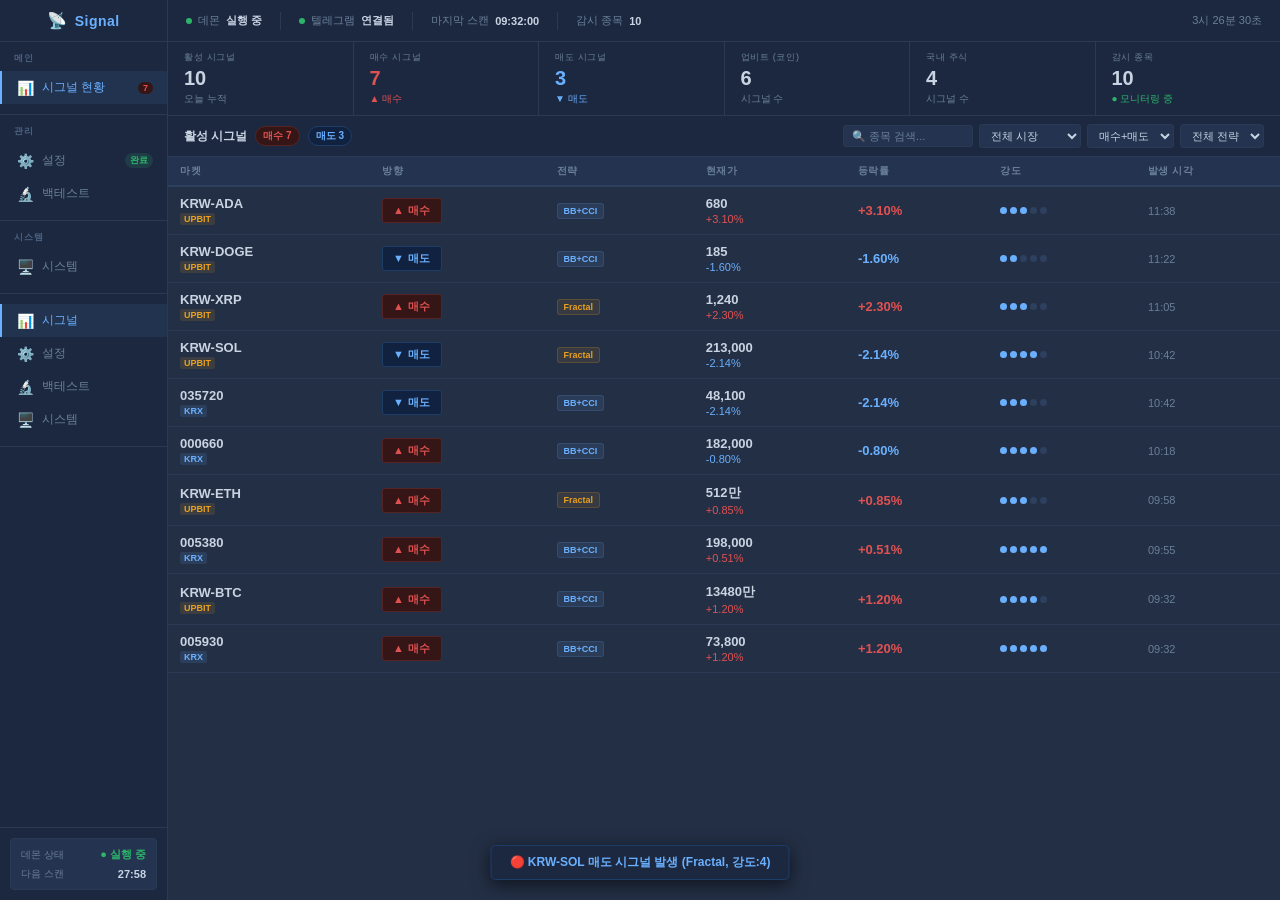
<file: demos/program-ui.html>
<!DOCTYPE html>
<html lang="ko">
<head>
<meta charset="UTF-8">
<meta name="viewport" content="width=device-width, initial-scale=1.0">
<title>Signal — 시그널 프로그램</title>
<style>
/* ═══════════════════════════════════════════════════
   Design Tokens (ui-redesign-spec.md 확정본)
═══════════════════════════════════════════════════ */
:root {
  --bg:          #232f45;
  --surface:     #1c2840;
  --surface-2:   #243350;
  --border:      #2a3a54;
  --border-2:    #2e4060;
  --text:        #c8d4e2;
  --muted:       #6a8098;
  --muted-2:     #4a6280;
  --primary:     #6ab0ff;

  --buy:         #e05252;   /* 매수 = 빨강 (한국 관례) */
  --buy-bg:      #351515;
  --buy-bd:      #552525;
  --sell:        #6ab0ff;   /* 매도 = 파랑 */
  --sell-bg:     #112240;
  --sell-bd:     #1e3e6a;

  --strong:      #e8a020;
  --success:     #2cb56a;
  --danger:      #e05252;
  --warn:        #e8a020;

  --sidebar-w:   168px;
  --topbar-h:    42px;
}

/* ── Reset & base ─────────────────────────────── */
*, *::before, *::after { box-sizing: border-box; margin: 0; padding: 0; }
html, body { height: 100%; overflow: hidden; }
body {
  background: var(--bg);
  color: var(--text);
  font-family: 'Malgun Gothic', 'Apple SD Gothic Neo', sans-serif;
  font-size: 12px;
  display: flex;
  flex-direction: column;
}
::-webkit-scrollbar { width: 4px; height: 4px; }
::-webkit-scrollbar-thumb { background: var(--border-2); border-radius: 2px; }
::-webkit-scrollbar-track { background: transparent; }

/* ── Topbar ───────────────────────────────────── */
.topbar {
  height: var(--topbar-h);
  min-height: var(--topbar-h);
  background: var(--surface);
  border-bottom: 1px solid var(--border);
  display: flex;
  align-items: center;
  flex-shrink: 0;
  z-index: 100;
}
.tb-logo {
  width: var(--sidebar-w);
  min-width: var(--sidebar-w);
  height: 100%;
  display: flex;
  align-items: center;
  justify-content: center;
  gap: 7px;
  border-right: 1px solid var(--border);
  font-size: 14px;
  font-weight: 800;
  color: var(--primary);
  letter-spacing: 0.5px;
}
.tb-logo-icon { font-size: 16px; }
.tb-meta {
  display: flex;
  align-items: center;
  gap: 18px;
  padding: 0 18px;
  flex: 1;
}
.tb-stat {
  display: flex;
  align-items: center;
  gap: 6px;
  font-size: 11px;
}
.tb-stat-dot {
  width: 6px; height: 6px;
  border-radius: 50%;
}
.dot-on  { background: var(--success); animation: pulse 2s infinite; }
.dot-off { background: var(--muted); }
.dot-warn{ background: var(--warn); animation: pulse 1.2s infinite; }
@keyframes pulse { 0%,100%{opacity:1} 50%{opacity:.3} }
.tb-stat-lbl { color: var(--muted); }
.tb-stat-val { color: var(--text); font-weight: 600; }
.tb-sep { width: 1px; height: 18px; background: var(--border); }
.tb-right { margin-left: auto; padding-right: 18px; display: flex; align-items: center; gap: 14px; }
.tb-time { font-size: 11px; color: var(--muted); font-variant-numeric: tabular-nums; }
.tb-scan {
  font-size: 10px; color: var(--muted);
  display: flex; align-items: center; gap: 4px;
}

/* ── Body layout ──────────────────────────────── */
.body-layout { display: flex; flex: 1; overflow: hidden; min-height: 0; }

/* ── Sidebar ──────────────────────────────────── */
.sidebar {
  width: var(--sidebar-w);
  min-width: var(--sidebar-w);
  background: var(--surface);
  border-right: 1px solid var(--border);
  display: flex;
  flex-direction: column;
  overflow: hidden;
  flex-shrink: 0;
}
.sb-section { padding: 10px 0; border-bottom: 1px solid var(--border); }
.sb-section-title {
  font-size: 9px;
  font-weight: 700;
  color: var(--muted-2);
  text-transform: uppercase;
  letter-spacing: 0.8px;
  padding: 0 14px 6px;
}
.sb-item {
  display: flex;
  align-items: center;
  gap: 8px;
  padding: 8px 14px;
  cursor: pointer;
  transition: background .1s;
  color: var(--muted);
  font-size: 12px;
  border: none;
  background: none;
  width: 100%;
  text-align: left;
  font-family: inherit;
  border-left: 2px solid transparent;
}
.sb-item:hover { background: var(--surface-2); color: var(--text); }
.sb-item.active {
  color: var(--primary);
  background: rgba(106,176,255,.08);
  border-left-color: var(--primary);
}
.sb-item-ico { font-size: 14px; flex-shrink: 0; width: 18px; text-align: center; }
.sb-item-txt { flex: 1; }
.sb-badge {
  font-size: 9px;
  font-weight: 700;
  padding: 1px 5px;
  border-radius: 8px;
  background: var(--buy-bg);
  color: var(--buy);
}
.sb-badge.sell-badge { background: var(--sell-bg); color: var(--sell); }
.sb-badge.ok-badge   { background: rgba(44,181,106,.15); color: var(--success); }
.sb-badge.warn-badge { background: rgba(232,160,32,.15); color: var(--strong); }

.sb-footer { margin-top: auto; padding: 10px; border-top: 1px solid var(--border); }
.sb-daemon-box {
  background: var(--surface-2);
  border: 1px solid var(--border);
  border-radius: 4px;
  padding: 8px 10px;
  display: flex;
  flex-direction: column;
  gap: 5px;
}
.sb-daemon-row { display: flex; justify-content: space-between; align-items: center; }
.sb-daemon-lbl { font-size: 10px; color: var(--muted); }
.sb-daemon-val { font-size: 11px; font-weight: 600; }

/* ── Main content ─────────────────────────────── */
.main { flex: 1; display: flex; flex-direction: column; overflow: hidden; min-width: 0; }
.view { display: none; flex: 1; flex-direction: column; overflow: hidden; }
.view.active { display: flex; }

/* ── Summary strip ────────────────────────────── */
.sum-strip {
  display: flex;
  background: var(--surface);
  border-bottom: 1px solid var(--border);
  flex-shrink: 0;
}
.si {
  flex: 1;
  padding: 9px 16px;
  border-right: 1px solid var(--border);
  display: flex;
  flex-direction: column;
  gap: 3px;
}
.si:last-child { border-right: none; }
.si-lbl { font-size: 9px; color: var(--muted); text-transform: uppercase; letter-spacing: .7px; }
.si-val { font-size: 20px; font-weight: 700; font-variant-numeric: tabular-nums; line-height: 1.1; }
.si-sub { font-size: 10px; color: var(--muted); }
.si-sub.buy-t  { color: var(--buy); }
.si-sub.sell-t { color: var(--sell); }
.si-sub.ok-t   { color: var(--success); }

/* ── Board header ─────────────────────────────── */
.board-hd {
  display: flex;
  align-items: center;
  gap: 8px;
  padding: 8px 16px;
  border-bottom: 1px solid var(--border);
  background: var(--surface);
  flex-shrink: 0;
  flex-wrap: wrap;
}
.board-title { font-size: 12px; font-weight: 700; }
.cnt-badge {
  padding: 2px 7px;
  border-radius: 10px;
  font-size: 10px;
  font-weight: 700;
}
.cnt-buy  { background: var(--buy-bg);  color: var(--buy);  border: 1px solid var(--buy-bd); }
.cnt-sell { background: var(--sell-bg); color: var(--sell); border: 1px solid var(--sell-bd); }
.cnt-all  { background: rgba(106,176,255,.1); color: var(--primary); border: 1px solid rgba(106,176,255,.2); }

.filter-row { display: flex; gap: 6px; align-items: center; margin-left: auto; flex-wrap: wrap; }
.f-sel {
  background: var(--surface-2);
  border: 1px solid var(--border);
  border-radius: 3px;
  padding: 4px 7px;
  color: var(--text);
  font-size: 11px;
  font-family: inherit;
  outline: none;
  cursor: pointer;
}
.f-sel:focus { border-color: var(--primary); }
.f-search {
  background: var(--surface-2);
  border: 1px solid var(--border);
  border-radius: 3px;
  padding: 4px 8px;
  color: var(--text);
  font-size: 11px;
  font-family: inherit;
  outline: none;
  width: 130px;
}
.f-search:focus { border-color: var(--primary); }
.f-search::placeholder { color: var(--muted); }

/* ── Signal table ─────────────────────────────── */
.tbl-wrap { flex: 1; overflow-y: auto; }
table.sig-tbl { width: 100%; border-collapse: collapse; }
.sig-tbl th {
  position: sticky; top: 0; z-index: 10;
  background: var(--surface-2);
  border-bottom: 2px solid var(--border-2);
  padding: 7px 12px;
  text-align: left;
  font-size: 10px;
  font-weight: 700;
  color: var(--muted);
  text-transform: uppercase;
  letter-spacing: .5px;
  white-space: nowrap;
  user-select: none;
  cursor: pointer;
}
.sig-tbl th:hover { color: var(--text); }
.sig-tbl th.s-asc::after  { content: ' ↑'; color: var(--primary); }
.sig-tbl th.s-desc::after { content: ' ↓'; color: var(--primary); }
.sig-tbl td {
  padding: 9px 12px;
  border-bottom: 1px solid var(--border);
  vertical-align: middle;
  white-space: nowrap;
}
.sig-tbl tr { cursor: pointer; transition: background .1s; }
.sig-tbl tr:hover td { background: var(--surface-2); }

/* Direction badge */
.dir {
  display: inline-flex;
  align-items: center;
  gap: 4px;
  padding: 4px 10px;
  border-radius: 3px;
  font-size: 11px;
  font-weight: 800;
  letter-spacing: .5px;
}
.dir-buy  { background: var(--buy-bg);  color: var(--buy);  border: 1px solid var(--buy-bd); }
.dir-sell { background: var(--sell-bg); color: var(--sell); border: 1px solid var(--sell-bd); }

/* Strategy tag */
.stag {
  display: inline-block;
  padding: 2px 6px;
  border-radius: 3px;
  font-size: 9px;
  font-weight: 700;
  background: rgba(106,176,255,.1);
  color: var(--primary);
  border: 1px solid rgba(106,176,255,.15);
}
.stag-fr {
  background: rgba(232,160,32,.1);
  color: var(--strong);
  border-color: rgba(232,160,32,.2);
}

/* Market cell */
.mkt-cell { display: flex; flex-direction: column; gap: 2px; }
.mkt-sym { font-size: 13px; font-weight: 700; }
.mkt-tag {
  font-size: 9px;
  padding: 1px 4px;
  border-radius: 2px;
  display: inline-block;
  width: fit-content;
}
.mkt-crypto { background: rgba(232,160,32,.12); color: var(--strong); font-weight: 700; }
.mkt-stock  { background: rgba(106,176,255,.12); color: var(--primary); font-weight: 700; }

/* Price cell */
.price-cell { display: flex; flex-direction: column; gap: 2px; }
.price-val { font-size: 13px; font-weight: 600; font-variant-numeric: tabular-nums; }
.price-chg { font-size: 11px; font-variant-numeric: tabular-nums; }
.chg-up { color: var(--buy); }
.chg-dn { color: var(--sell); }
.chg-nc { color: var(--muted); }

/* Strength dots */
.strength-cell { display: flex; align-items: center; gap: 3px; }
.str-dot { width: 7px; height: 7px; border-radius: 50%; }
.str-dot.on  { background: var(--primary); }
.str-dot.off { background: var(--border-2); }

/* Time */
.time-val { font-size: 11px; color: var(--muted); font-variant-numeric: tabular-nums; }

/* Empty state */
.empty-state {
  flex: 1;
  display: flex;
  flex-direction: column;
  align-items: center;
  justify-content: center;
  gap: 10px;
  color: var(--muted);
  padding: 40px;
}
.empty-icon { font-size: 36px; opacity: .4; }
.empty-txt  { font-size: 13px; }

/* ═══ Settings View ═══════════════════════════ */
.settings-inner { flex: 1; overflow-y: auto; padding: 16px; }
.settings-title { font-size: 14px; font-weight: 700; margin-bottom: 14px; }

/* Settings status summary */
.settings-status {
  display: flex;
  gap: 8px;
  margin-bottom: 14px;
}
.ss-chip {
  display: flex;
  align-items: center;
  gap: 5px;
  padding: 5px 10px;
  border-radius: 4px;
  font-size: 11px;
  font-weight: 600;
  border: 1px solid;
}
.ss-ok   { background: rgba(44,181,106,.08); color: var(--success); border-color: rgba(44,181,106,.25); }
.ss-warn { background: rgba(232,160,32,.08); color: var(--strong);  border-color: rgba(232,160,32,.25); }
.ss-err  { background: var(--buy-bg); color: var(--buy); border-color: var(--buy-bd); }

.s-tabs { display: flex; gap: 0; border-bottom: 2px solid var(--border); margin-bottom: 14px; }
.s-tab {
  padding: 7px 14px;
  font-size: 12px;
  font-weight: 600;
  color: var(--muted);
  cursor: pointer;
  border: none;
  background: none;
  font-family: inherit;
  border-bottom: 2px solid transparent;
  margin-bottom: -2px;
  transition: color .1s;
}
.s-tab:hover  { color: var(--text); }
.s-tab.active { color: var(--primary); border-bottom-color: var(--primary); }

.s-panel { display: none; }
.s-panel.active { display: block; }

/* Market list */
.mkt-list { display: flex; flex-direction: column; gap: 6px; margin-bottom: 12px; }
.mkt-row {
  display: flex;
  align-items: center;
  gap: 10px;
  background: var(--surface);
  border: 1px solid var(--border);
  border-radius: 4px;
  padding: 8px 12px;
}
.mkt-row-sym { font-size: 13px; font-weight: 700; flex: 1; }
.mkt-row-type { font-size: 10px; color: var(--muted); }
.mkt-toggle {
  position: relative;
  width: 34px; height: 18px;
  flex-shrink: 0;
}
.mkt-toggle input { opacity: 0; width: 0; height: 0; }
.mkt-slider {
  position: absolute; inset: 0;
  cursor: pointer;
  border-radius: 9px;
  background: var(--border-2);
  transition: background .2s;
}
.mkt-slider::before {
  content: '';
  position: absolute;
  width: 14px; height: 14px;
  left: 2px; bottom: 2px;
  background: #fff;
  border-radius: 50%;
  transition: transform .2s;
}
.mkt-toggle input:checked + .mkt-slider { background: var(--primary); }
.mkt-toggle input:checked + .mkt-slider::before { transform: translateX(16px); }
.del-btn {
  background: none; border: none; cursor: pointer;
  color: var(--muted); font-size: 14px; padding: 2px 4px;
  border-radius: 3px;
}
.del-btn:hover { background: var(--buy-bg); color: var(--buy); }
.add-mkt-row {
  display: flex;
  gap: 6px;
  align-items: center;
}
.add-input {
  flex: 1;
  background: var(--surface-2);
  border: 1px solid var(--border);
  border-radius: 4px;
  padding: 6px 10px;
  color: var(--text);
  font-size: 12px;
  font-family: inherit;
  outline: none;
}
.add-input:focus { border-color: var(--primary); }
.add-btn {
  padding: 6px 14px;
  background: rgba(106,176,255,.12);
  border: 1px solid rgba(106,176,255,.25);
  border-radius: 4px;
  color: var(--primary);
  font-size: 12px;
  font-weight: 700;
  cursor: pointer;
  font-family: inherit;
}
.add-btn:hover { background: rgba(106,176,255,.2); }

/* Strategy params */
.strat-card {
  background: var(--surface);
  border: 1px solid var(--border);
  border-radius: 5px;
  padding: 12px 14px;
  margin-bottom: 10px;
}
.strat-card-hd {
  display: flex;
  align-items: center;
  gap: 8px;
  margin-bottom: 12px;
}
.strat-card-name { font-size: 13px; font-weight: 700; flex: 1; }
.strat-enabled-toggle {
  position: relative; width: 34px; height: 18px;
}
.strat-enabled-toggle input { opacity: 0; width: 0; height: 0; }
.strat-param-grid {
  display: grid;
  grid-template-columns: 1fr 1fr;
  gap: 8px;
}
.param-row { display: flex; flex-direction: column; gap: 4px; }
.param-lbl { font-size: 10px; color: var(--muted); }
.param-input {
  background: var(--surface-2);
  border: 1px solid var(--border);
  border-radius: 3px;
  padding: 5px 8px;
  color: var(--text);
  font-size: 12px;
  font-family: inherit;
  outline: none;
  text-align: right;
  font-variant-numeric: tabular-nums;
}
.param-input:focus { border-color: var(--primary); }

.save-btn {
  margin-top: 14px;
  padding: 8px 20px;
  background: var(--primary);
  border: none;
  border-radius: 4px;
  color: #0d1a2b;
  font-size: 12px;
  font-weight: 700;
  cursor: pointer;
  font-family: inherit;
}
.save-btn:hover { filter: brightness(1.1); }

/* Telegram settings */
.tg-form { display: flex; flex-direction: column; gap: 8px; }
.tg-row { display: flex; align-items: center; gap: 8px; }
.tg-lbl { font-size: 11px; color: var(--muted); width: 70px; flex-shrink: 0; }
.tg-input {
  flex: 1;
  background: var(--surface-2);
  border: 1px solid var(--border);
  border-radius: 3px;
  padding: 5px 8px;
  color: var(--text);
  font-size: 12px;
  font-family: inherit;
  outline: none;
}
.tg-input:focus { border-color: var(--primary); }
.tg-status {
  display: flex; align-items: center; gap: 5px;
  padding: 5px 10px;
  border-radius: 3px;
  font-size: 11px;
  font-weight: 600;
}
.tg-ok   { background: rgba(44,181,106,.1); color: var(--success); border: 1px solid rgba(44,181,106,.2); }
.tg-fail { background: var(--buy-bg); color: var(--buy); border: 1px solid var(--buy-bd); }

/* ═══ Backtest View ═══════════════════════════ */
.bt-inner { flex: 1; overflow-y: auto; padding: 16px; display: flex; flex-direction: column; gap: 14px; }
.bt-form-card {
  background: var(--surface);
  border: 1px solid var(--border);
  border-radius: 5px;
  padding: 14px;
}
.bt-form-title { font-size: 12px; font-weight: 700; margin-bottom: 12px; color: var(--text); }
.bt-form-grid {
  display: grid;
  grid-template-columns: repeat(4, 1fr);
  gap: 10px;
  margin-bottom: 12px;
}
.bt-field { display: flex; flex-direction: column; gap: 4px; }
.bt-lbl { font-size: 10px; color: var(--muted); }
.bt-input, .bt-select {
  background: var(--surface-2);
  border: 1px solid var(--border);
  border-radius: 3px;
  padding: 6px 8px;
  color: var(--text);
  font-size: 12px;
  font-family: inherit;
  outline: none;
}
.bt-input:focus, .bt-select:focus { border-color: var(--primary); }
.bt-run-btn {
  padding: 7px 22px;
  background: rgba(106,176,255,.15);
  border: 1px solid rgba(106,176,255,.3);
  border-radius: 4px;
  color: var(--primary);
  font-size: 12px;
  font-weight: 700;
  cursor: pointer;
  font-family: inherit;
  transition: all .1s;
}
.bt-run-btn:hover { background: rgba(106,176,255,.25); }
.bt-run-btn.running { color: var(--muted); cursor: wait; }

/* Backtest result summary */
.bt-result-grid {
  display: grid;
  grid-template-columns: repeat(4, 1fr);
  gap: 8px;
  margin-bottom: 12px;
}
.bt-stat {
  background: var(--surface);
  border: 1px solid var(--border);
  border-radius: 4px;
  padding: 10px 12px;
}
.bt-stat-lbl { font-size: 10px; color: var(--muted); margin-bottom: 4px; }
.bt-stat-val { font-size: 18px; font-weight: 700; font-variant-numeric: tabular-nums; }

/* Trade record table */
.bt-trade-tbl { width: 100%; border-collapse: collapse; }
.bt-trade-tbl th {
  background: var(--surface-2);
  border-bottom: 1px solid var(--border-2);
  padding: 6px 10px;
  text-align: left;
  font-size: 10px;
  color: var(--muted);
  text-transform: uppercase;
  letter-spacing: .4px;
  white-space: nowrap;
}
.bt-trade-tbl td {
  padding: 7px 10px;
  border-bottom: 1px solid var(--border);
  font-size: 11px;
  font-variant-numeric: tabular-nums;
  white-space: nowrap;
}
.bt-trade-tbl tr:hover td { background: var(--surface-2); }

/* ═══ System View ═════════════════════════════ */
.sys-inner { flex: 1; overflow-y: auto; padding: 16px; display: flex; flex-direction: column; gap: 14px; }
.sys-card {
  background: var(--surface);
  border: 1px solid var(--border);
  border-radius: 5px;
  padding: 14px;
}
.sys-card-title { font-size: 11px; font-weight: 700; color: var(--muted); text-transform: uppercase; letter-spacing: .6px; margin-bottom: 12px; }
.sys-daemon-row { display: flex; align-items: center; gap: 12px; }
.daemon-status-big {
  display: flex; align-items: center; gap: 8px;
  padding: 10px 16px;
  border-radius: 5px;
  font-size: 14px;
  font-weight: 700;
  flex: 1;
}
.daemon-on  { background: rgba(44,181,106,.1);  color: var(--success); border: 1px solid rgba(44,181,106,.25); }
.daemon-off { background: rgba(90,120,152,.1);  color: var(--muted);   border: 1px solid var(--border); }
.daemon-btn {
  padding: 8px 18px;
  border-radius: 4px;
  border: none;
  font-size: 12px;
  font-weight: 700;
  cursor: pointer;
  font-family: inherit;
}
.btn-stop  { background: var(--buy-bg);  color: var(--buy);     border: 1px solid var(--buy-bd); }
.btn-start { background: rgba(44,181,106,.15); color: var(--success); border: 1px solid rgba(44,181,106,.3); }
.btn-stop:hover  { filter: brightness(1.15); }
.btn-start:hover { filter: brightness(1.15); }

.sys-info-grid { display: grid; grid-template-columns: 1fr 1fr; gap: 8px; }
.sys-info-item {
  background: var(--surface-2);
  border: 1px solid var(--border);
  border-radius: 4px;
  padding: 8px 10px;
  display: flex;
  flex-direction: column;
  gap: 3px;
}
.sys-info-lbl { font-size: 9px; color: var(--muted); text-transform: uppercase; letter-spacing: .5px; }
.sys-info-val { font-size: 13px; font-weight: 600; }

/* Log viewer */
.log-box {
  background: #0d1521;
  border: 1px solid var(--border);
  border-radius: 4px;
  padding: 10px 12px;
  font-family: 'Consolas', 'D2Coding', monospace;
  font-size: 11px;
  line-height: 1.7;
  max-height: 220px;
  overflow-y: auto;
  color: #7ea8cc;
}
.log-info  { color: #6ab0ff; }
.log-ok    { color: #2cb56a; }
.log-warn  { color: #e8a020; }
.log-err   { color: #e05252; }

/* ── Toast ────────────────────────────────────── */
.toast-wrap {
  position: fixed; bottom: 20px; left: 50%;
  transform: translateX(-50%);
  display: flex; flex-direction: column; gap: 5px;
  z-index: 9999; pointer-events: none;
}
.toast {
  background: var(--surface);
  border-radius: 5px;
  padding: 8px 18px;
  font-size: 12px;
  font-weight: 600;
  box-shadow: 0 4px 18px rgba(0,0,0,.6);
  opacity: 0;
  transform: translateY(8px);
  transition: all .3s;
}
.toast.show   { opacity: 1; transform: translateY(0); }
.toast.buy    { border: 1px solid var(--buy-bd);  color: var(--buy); }
.toast.sell   { border: 1px solid var(--sell-bd); color: var(--sell); }
.toast.ok     { border: 1px solid rgba(44,181,106,.4); color: var(--success); }
.toast.system { border: 1px solid var(--border-2); color: var(--muted); }

/* ── Mobile ───────────────────────────────────── */
@media (max-width: 768px) {
  :root { --sidebar-w: 0px; }
  .sidebar {
    position: fixed; bottom: 0; left: 0; right: 0;
    width: 100%; height: 52px;
    flex-direction: row;
    border-right: none; border-top: 1px solid var(--border);
    padding: 0; z-index: 200;
  }
  .sb-section { display: none; }
  .sb-section.mobile-only { display: flex; flex: 1; }
  .sb-item { justify-content: center; flex: 1; padding: 0; height: 100%; gap: 2px; flex-direction: column; align-items: center; border-left: none; border-top: 2px solid transparent; }
  .sb-item.active { border-left: none; border-top-color: var(--primary); }
  .sb-item-txt { font-size: 9px; }
  .sb-badge  { display: none; }
  .sb-footer { display: none; }
  .topbar { padding-right: 12px; }
  .tb-logo { width: 48px; min-width: 48px; font-size: 13px; }
  .tb-meta { gap: 10px; padding: 0 10px; overflow-x: auto; }
  .tb-stat-lbl { display: none; }
  .sum-strip { flex-wrap: wrap; }
  .si { min-width: 50%; flex: none; }
  .bt-form-grid { grid-template-columns: 1fr 1fr; }
  .bt-result-grid { grid-template-columns: 1fr 1fr; }
  .sys-info-grid { grid-template-columns: 1fr; }
  .main { padding-bottom: 52px; }
}
</style>
</head>
<body>

<!-- ── Topbar ──────────────────────────────────── -->
<header class="topbar">
  <div class="tb-logo">
    <span class="tb-logo-icon">📡</span>
    Signal
  </div>
  <div class="tb-meta">
    <div class="tb-stat">
      <div class="tb-stat-dot dot-on"></div>
      <span class="tb-stat-lbl">데몬</span>
      <span class="tb-stat-val">실행 중</span>
    </div>
    <div class="tb-sep"></div>
    <div class="tb-stat">
      <div class="tb-stat-dot dot-on"></div>
      <span class="tb-stat-lbl">텔레그램</span>
      <span class="tb-stat-val">연결됨</span>
    </div>
    <div class="tb-sep"></div>
    <div class="tb-stat">
      <span class="tb-stat-lbl">마지막 스캔</span>
      <span class="tb-stat-val" id="lastScan">09:32:00</span>
    </div>
    <div class="tb-sep"></div>
    <div class="tb-stat">
      <span class="tb-stat-lbl">감시 종목</span>
      <span class="tb-stat-val" id="watchCount">12</span>
    </div>
  </div>
  <div class="tb-right">
    <span class="tb-time" id="topTime">--:--:--</span>
  </div>
</header>

<div class="body-layout">

<!-- ── Sidebar ─────────────────────────────────── -->
<aside class="sidebar">
  <div class="sb-section">
    <div class="sb-section-title">메인</div>
    <button class="sb-item active" data-view="home" onclick="nav('home')">
      <span class="sb-item-ico">📊</span>
      <span class="sb-item-txt">시그널 현황</span>
      <span class="sb-badge" id="sbbuy">0</span>
    </button>
  </div>

  <div class="sb-section">
    <div class="sb-section-title">관리</div>
    <button class="sb-item" data-view="settings" onclick="nav('settings')">
      <span class="sb-item-ico">⚙️</span>
      <span class="sb-item-txt">설정</span>
      <span class="sb-badge ok-badge" id="sbSettings">완료</span>
    </button>
    <button class="sb-item" data-view="backtest" onclick="nav('backtest')">
      <span class="sb-item-ico">🔬</span>
      <span class="sb-item-txt">백테스트</span>
    </button>
  </div>

  <div class="sb-section">
    <div class="sb-section-title">시스템</div>
    <button class="sb-item" data-view="system" onclick="nav('system')">
      <span class="sb-item-ico">🖥️</span>
      <span class="sb-item-txt">시스템</span>
    </button>
  </div>

  <!-- Mobile nav (bottom) -->
  <div class="sb-section mobile-only">
    <button class="sb-item active" data-view="home" onclick="nav('home')">
      <span class="sb-item-ico">📊</span>
      <span class="sb-item-txt">시그널</span>
    </button>
    <button class="sb-item" data-view="settings" onclick="nav('settings')">
      <span class="sb-item-ico">⚙️</span>
      <span class="sb-item-txt">설정</span>
    </button>
    <button class="sb-item" data-view="backtest" onclick="nav('backtest')">
      <span class="sb-item-ico">🔬</span>
      <span class="sb-item-txt">백테스트</span>
    </button>
    <button class="sb-item" data-view="system" onclick="nav('system')">
      <span class="sb-item-ico">🖥️</span>
      <span class="sb-item-txt">시스템</span>
    </button>
  </div>

  <div class="sb-footer">
    <div class="sb-daemon-box">
      <div class="sb-daemon-row">
        <span class="sb-daemon-lbl">데몬 상태</span>
        <span class="sb-daemon-val" style="color:var(--success)">● 실행 중</span>
      </div>
      <div class="sb-daemon-row">
        <span class="sb-daemon-lbl">다음 스캔</span>
        <span class="sb-daemon-val" id="nextScan">00:28</span>
      </div>
    </div>
  </div>
</aside>

<!-- ── Main area ──────────────────────────────── -->
<div class="main">

  <!-- ══════ 시그널 현황 ════════════════════════ -->
  <div class="view active" id="view-home">

    <!-- Summary strip -->
    <div class="sum-strip" id="sumStrip"></div>

    <!-- Board header + filters -->
    <div class="board-hd">
      <span class="board-title">활성 시그널</span>
      <span class="cnt-badge cnt-buy" id="cntBuy">매수 0</span>
      <span class="cnt-badge cnt-sell" id="cntSell">매도 0</span>
      <div class="filter-row">
        <input class="f-search" id="fSearch" placeholder="🔍 종목 검색..." oninput="applyFilters()">
        <select class="f-sel" id="fMkt" onchange="applyFilters()">
          <option value="">전체 시장</option>
          <option value="UPBIT">업비트 (코인)</option>
          <option value="KRX">국내 주식</option>
        </select>
        <select class="f-sel" id="fDir" onchange="applyFilters()">
          <option value="">매수+매도</option>
          <option value="BUY">매수만</option>
          <option value="SELL">매도만</option>
        </select>
        <select class="f-sel" id="fStr" onchange="applyFilters()">
          <option value="">전체 전략</option>
          <option value="BB_CCI">BB+CCI</option>
          <option value="FRACTAL">Fractal</option>
        </select>
      </div>
    </div>

    <!-- Signal table -->
    <div class="tbl-wrap">
      <table class="sig-tbl" id="sigTbl">
        <thead>
          <tr>
            <th onclick="sortBy('market')">마켓</th>
            <th onclick="sortBy('direction')">방향</th>
            <th onclick="sortBy('strategy')">전략</th>
            <th onclick="sortBy('price')">현재가</th>
            <th onclick="sortBy('change_pct')">등락률</th>
            <th onclick="sortBy('strength')">강도</th>
            <th onclick="sortBy('age')">발생 시각</th>
          </tr>
        </thead>
        <tbody id="sigBody"></tbody>
      </table>
      <div class="empty-state" id="emptyState" style="display:none">
        <div class="empty-icon">📡</div>
        <div class="empty-txt">조건에 맞는 시그널이 없습니다</div>
      </div>
    </div>
  </div>

  <!-- ══════ 설정 ══════════════════════════════ -->
  <div class="view" id="view-settings">
    <div class="settings-inner">
      <div class="settings-title">설정</div>

      <!-- 설정 완료 상태 요약 -->
      <div class="settings-status" id="settingsStatus"></div>

      <div class="s-tabs">
        <button class="s-tab active" data-stab="markets"  onclick="sTab('markets')">감시 종목</button>
        <button class="s-tab"        data-stab="strategy" onclick="sTab('strategy')">전략 파라미터</button>
        <button class="s-tab"        data-stab="telegram" onclick="sTab('telegram')">텔레그램 알림</button>
      </div>

      <!-- 감시 종목 -->
      <div class="s-panel active" id="spanel-markets">
        <div class="mkt-list" id="mktList"></div>
        <div class="add-mkt-row">
          <input class="add-input" id="newMkt" placeholder="예: KRW-ADA, 035420" oninput="this.value=this.value.toUpperCase()">
          <button class="add-btn" onclick="addMarket()">+ 추가</button>
        </div>
      </div>

      <!-- 전략 파라미터 -->
      <div class="s-panel" id="spanel-strategy">
        <div class="strat-card">
          <div class="strat-card-hd">
            <span class="sb stag">BB+CCI</span>
            <span class="strat-card-name">볼린저밴드 + CCI 전략</span>
            <label class="strat-enabled-toggle mkt-toggle">
              <input type="checkbox" checked onchange="">
              <span class="mkt-slider"></span>
            </label>
          </div>
          <div class="strat-param-grid">
            <div class="param-row">
              <label class="param-lbl">BB 기간</label>
              <input class="param-input" type="number" value="20" min="5">
            </div>
            <div class="param-row">
              <label class="param-lbl">BB 표준편차 배수</label>
              <input class="param-input" type="number" value="2.0" step="0.1" min="0.5">
            </div>
            <div class="param-row">
              <label class="param-lbl">CCI 기간</label>
              <input class="param-input" type="number" value="20" min="5">
            </div>
            <div class="param-row">
              <label class="param-lbl">CCI 임계값</label>
              <input class="param-input" type="number" value="100" min="50">
            </div>
          </div>
        </div>
        <div class="strat-card">
          <div class="strat-card-hd">
            <span class="sb stag stag-fr">Fractal</span>
            <span class="strat-card-name">Williams Fractal 전략</span>
            <label class="strat-enabled-toggle mkt-toggle">
              <input type="checkbox" checked onchange="">
              <span class="mkt-slider"></span>
            </label>
          </div>
          <div class="strat-param-grid">
            <div class="param-row">
              <label class="param-lbl">Fractal 기간</label>
              <input class="param-input" type="number" value="5" min="3">
            </div>
            <div class="param-row">
              <label class="param-lbl">확인 봉 수</label>
              <input class="param-input" type="number" value="2" min="1">
            </div>
          </div>
        </div>
        <div style="font-size:10px;color:var(--muted);margin-bottom:8px">
          ※ 모든 시그널은 1시간 봉 마감 기준으로 평가됩니다 (진행 중인 봉 제외)
        </div>
        <button class="save-btn" onclick="saveSettings()">설정 저장</button>
      </div>

      <!-- 텔레그램 -->
      <div class="s-panel" id="spanel-telegram">
        <div style="margin-bottom:12px">
          <div class="tg-status tg-ok" id="tgStatus" style="display:inline-flex;margin-bottom:12px">
            ✓ &nbsp; 텔레그램 연결 확인됨
          </div>
        </div>
        <div class="tg-form">
          <div class="tg-row">
            <span class="tg-lbl">Bot Token</span>
            <input class="tg-input" type="password" value="7123456789:AAxxxxxx••••••••••••XXXX" placeholder="텔레그램 봇 토큰">
          </div>
          <div class="tg-row">
            <span class="tg-lbl">Chat ID</span>
            <input class="tg-input" type="text" value="••••••••4567" placeholder="텔레그램 채팅 ID">
          </div>
          <div style="display:flex;gap:8px;margin-top:4px">
            <button class="add-btn" onclick="testTelegram()">연결 테스트</button>
            <button class="save-btn" onclick="saveSettings()">저장</button>
          </div>
        </div>
      </div>
    </div>
  </div>

  <!-- ══════ 백테스트 ═══════════════════════════ -->
  <div class="view" id="view-backtest">
    <div class="bt-inner">
      <!-- 실행 폼 -->
      <div class="bt-form-card">
        <div class="bt-form-title">백테스트 실행</div>
        <div class="bt-form-grid">
          <div class="bt-field">
            <label class="bt-lbl">종목</label>
            <select class="bt-select" id="btMarket">
              <option value="KRW-BTC">KRW-BTC</option>
              <option value="KRW-ETH">KRW-ETH</option>
              <option value="005930">005930 삼성전자</option>
              <option value="000660">000660 SK하이닉스</option>
            </select>
          </div>
          <div class="bt-field">
            <label class="bt-lbl">전략</label>
            <select class="bt-select" id="btStrat">
              <option value="BB_CCI">BB+CCI</option>
              <option value="FRACTAL">Fractal</option>
            </select>
          </div>
          <div class="bt-field">
            <label class="bt-lbl">시작일</label>
            <input class="bt-input" type="date" id="btFrom" value="2025-01-01">
          </div>
          <div class="bt-field">
            <label class="bt-lbl">종료일</label>
            <input class="bt-input" type="date" id="btTo" value="2026-04-30">
          </div>
        </div>
        <button class="bt-run-btn" id="btRunBtn" onclick="runBacktest()">▶ 백테스트 실행</button>
      </div>

      <!-- 결과 요약 -->
      <div id="btResults" style="display:none">
        <div class="bt-result-grid" id="btStats"></div>
        <div class="bt-form-card" style="padding:12px 14px">
          <div class="bt-form-title" style="margin-bottom:10px">거래 내역</div>
          <div style="overflow-x:auto">
            <table class="bt-trade-tbl">
              <thead>
                <tr>
                  <th>진입일시</th><th>방향</th><th>진입가</th>
                  <th>청산일시</th><th>청산가</th><th>수익률</th><th>전략</th>
                </tr>
              </thead>
              <tbody id="btTrades"></tbody>
            </table>
          </div>
        </div>
      </div>
    </div>
  </div>

  <!-- ══════ 시스템 ═════════════════════════════ -->
  <div class="view" id="view-system">
    <div class="sys-inner">
      <!-- 데몬 제어 -->
      <div class="sys-card">
        <div class="sys-card-title">데몬 제어</div>
        <div class="sys-daemon-row">
          <div class="daemon-status-big daemon-on" id="daemonStatus">
            ● &nbsp; 데몬 실행 중
          </div>
          <button class="daemon-btn btn-stop" id="daemonBtn" onclick="toggleDaemon()">■ 중지</button>
        </div>
      </div>

      <!-- 시스템 정보 -->
      <div class="sys-card">
        <div class="sys-card-title">시스템 정보</div>
        <div class="sys-info-grid">
          <div class="sys-info-item">
            <div class="sys-info-lbl">마지막 스캔</div>
            <div class="sys-info-val" id="sysLastScan">09:32:00</div>
          </div>
          <div class="sys-info-item">
            <div class="sys-info-lbl">다음 스캔까지</div>
            <div class="sys-info-val" id="sysNextScan">00:28</div>
          </div>
          <div class="sys-info-item">
            <div class="sys-info-lbl">오늘 처리한 시그널</div>
            <div class="sys-info-val" id="sysTodaySig">8</div>
          </div>
          <div class="sys-info-item">
            <div class="sys-info-lbl">텔레그램 발송</div>
            <div class="sys-info-val" id="sysTgSent">8</div>
          </div>
          <div class="sys-info-item">
            <div class="sys-info-lbl">감시 종목 수</div>
            <div class="sys-info-val">12</div>
          </div>
          <div class="sys-info-item">
            <div class="sys-info-lbl">웹서버</div>
            <div class="sys-info-val" style="color:var(--success)">127.0.0.1:8000</div>
          </div>
        </div>
      </div>

      <!-- 로그 -->
      <div class="sys-card">
        <div class="sys-card-title">최근 로그</div>
        <div class="log-box" id="logBox"></div>
      </div>

      <!-- Doctor 결과 -->
      <div class="sys-card">
        <div class="sys-card-title">환경 점검 (signal doctor)</div>
        <div id="doctorResult"></div>
      </div>
    </div>
  </div>

</div><!-- /main -->
</div><!-- /body-layout -->

<div class="toast-wrap" id="toastWrap"></div>

<script>
'use strict';

// ── 실제 Signal 모델 기반 목 데이터 ──────────────────────────────────────────
// Signal { market, direction, strategy, price, change_pct, strength, created_at }

const SIGNALS = [
  { market:'KRW-BTC',  exchange:'UPBIT', direction:'BUY',  strategy:'BB_CCI',  price:134800000, change_pct: 1.20, strength:4, created_at:'09:32' },
  { market:'KRW-ETH',  exchange:'UPBIT', direction:'BUY',  strategy:'FRACTAL', price:5120000,   change_pct: 0.85, strength:3, created_at:'09:58' },
  { market:'005930',   exchange:'KRX',   direction:'BUY',  strategy:'BB_CCI',  price:73800,     change_pct: 1.20, strength:5, created_at:'09:32' },
  { market:'KRW-SOL',  exchange:'UPBIT', direction:'SELL', strategy:'FRACTAL', price:213000,    change_pct:-2.14, strength:4, created_at:'10:42' },
  { market:'035720',   exchange:'KRX',   direction:'SELL', strategy:'BB_CCI',  price:48100,     change_pct:-2.14, strength:3, created_at:'10:42' },
  { market:'000660',   exchange:'KRX',   direction:'BUY',  strategy:'BB_CCI',  price:182000,    change_pct:-0.80, strength:4, created_at:'10:18' },
  { market:'KRW-XRP',  exchange:'UPBIT', direction:'BUY',  strategy:'FRACTAL', price:1240,      change_pct: 2.30, strength:3, created_at:'11:05' },
  { market:'005380',   exchange:'KRX',   direction:'BUY',  strategy:'BB_CCI',  price:198000,    change_pct: 0.51, strength:5, created_at:'09:55' },
  { market:'KRW-DOGE', exchange:'UPBIT', direction:'SELL', strategy:'BB_CCI',  price:185,       change_pct:-1.60, strength:2, created_at:'11:22' },
  { market:'KRW-ADA',  exchange:'UPBIT', direction:'BUY',  strategy:'BB_CCI',  price:680,       change_pct: 3.10, strength:3, created_at:'11:38' },
];

const MARKETS_CONFIG = [
  { market:'KRW-BTC',  exchange:'UPBIT', enabled:true  },
  { market:'KRW-ETH',  exchange:'UPBIT', enabled:true  },
  { market:'KRW-SOL',  exchange:'UPBIT', enabled:true  },
  { market:'KRW-XRP',  exchange:'UPBIT', enabled:true  },
  { market:'KRW-DOGE', exchange:'UPBIT', enabled:false },
  { market:'KRW-ADA',  exchange:'UPBIT', enabled:true  },
  { market:'005930',   exchange:'KRX',   enabled:true  },
  { market:'000660',   exchange:'KRX',   enabled:true  },
  { market:'005380',   exchange:'KRX',   enabled:true  },
  { market:'035420',   exchange:'KRX',   enabled:true  },
  { market:'035720',   exchange:'KRX',   enabled:true  },
  { market:'068270',   exchange:'KRX',   enabled:false },
];

const BT_TRADES = [
  { entry_dt:'2025-01-08 14:00', dir:'BUY',  entry:92000000,  exit_dt:'2025-01-12 10:00', exit:101000000, pct:9.78,  strat:'BB_CCI'  },
  { entry_dt:'2025-01-20 09:00', dir:'SELL', entry:95000000,  exit_dt:'2025-01-22 15:00', exit:88000000,  pct:7.37,  strat:'FRACTAL' },
  { entry_dt:'2025-02-03 11:00', dir:'BUY',  entry:105000000, exit_dt:'2025-02-06 13:00', exit:98000000,  pct:-6.67, strat:'BB_CCI'  },
  { entry_dt:'2025-02-15 08:00', dir:'BUY',  entry:112000000, exit_dt:'2025-02-20 14:00', exit:124000000, pct:10.71, strat:'BB_CCI'  },
  { entry_dt:'2025-03-01 10:00', dir:'SELL', entry:118000000, exit_dt:'2025-03-04 09:00', exit:109000000, pct:7.63,  strat:'FRACTAL' },
  { entry_dt:'2025-03-14 12:00', dir:'BUY',  entry:125000000, exit_dt:'2025-03-18 16:00', exit:120000000, pct:-4.00, strat:'BB_CCI'  },
  { entry_dt:'2025-04-02 09:00', dir:'BUY',  entry:130000000, exit_dt:'2025-04-07 11:00', exit:142000000, pct:9.23,  strat:'FRACTAL' },
  { entry_dt:'2025-04-15 10:00', dir:'SELL', entry:138000000, exit_dt:'2025-04-17 14:00', exit:128000000, pct:7.25,  strat:'BB_CCI'  },
];

const LOGS = [
  { level:'info', msg:'[09:00:00] 스캐너 시작. 감시 종목 12개, 전략 2개' },
  { level:'info', msg:'[09:00:02] KRW-BTC 1H 캔들 로드 완료 (200봉)' },
  { level:'ok',   msg:'[09:32:00] ✓ 시그널 발생 — KRW-BTC BUY (BB_CCI, 강도:4)' },
  { level:'ok',   msg:'[09:32:01] ✓ 텔레그램 발송 완료' },
  { level:'ok',   msg:'[09:55:00] ✓ 시그널 발생 — 005380 BUY (BB_CCI, 강도:5)' },
  { level:'info', msg:'[10:00:00] 정시 스캔 — 12개 종목 처리 중...' },
  { level:'ok',   msg:'[10:18:00] ✓ 시그널 발생 — 000660 BUY (BB_CCI, 강도:4)' },
  { level:'warn', msg:'[10:25:00] ⚠ KRW-ETH 캔들 조회 지연 (retry 1/3)' },
  { level:'ok',   msg:'[10:25:01] ✓ 재시도 성공' },
  { level:'ok',   msg:'[10:42:00] ✓ 시그널 발생 — KRW-SOL SELL (Fractal, 강도:4)' },
  { level:'ok',   msg:'[10:42:01] ✓ 시그널 발생 — 035720 SELL (BB_CCI, 강도:3)' },
  { level:'info', msg:'[11:00:00] 정시 스캔 완료. 이상 없음.' },
];

const DOCTOR_CHECKS = [
  { name:'Python / uv',         ok:true,  note:'uv 0.4.18' },
  { name:'.env 파일',           ok:true,  note:'로드됨' },
  { name:'Upbit API 응답',      ok:true,  note:'200 OK' },
  { name:'한투 API (국내주식)', ok:true,  note:'200 OK' },
  { name:'텔레그램 봇',         ok:true,  note:'연결됨' },
  { name:'DB / 상태 파일',      ok:true,  note:'state/settings.json 존재' },
  { name:'uv run signal serve', ok:true,  note:'127.0.0.1:8000 응답' },
];

// ── State ──────────────────────────────────────────────────────────────────
let sortCol = 'created_at', sortDir = 'desc';
let filtered = [...SIGNALS];
let daemonRunning = true;
let countdown = 28 * 60; // seconds

// ── Formatters ─────────────────────────────────────────────────────────────
const fmtPrice = (p, mkt) => {
  if (mkt.startsWith('KRW-') && p >= 1000000) return (p/10000).toFixed(0) + '만';
  return p.toLocaleString();
};
const pctStr = p => (p > 0 ? '+' : '') + p.toFixed(2) + '%';
const clsPct = p => p > 0 ? 'chg-up' : p < 0 ? 'chg-dn' : 'chg-nc';

function strengthDots(n, max=5) {
  const dots = [];
  for (let i=1; i<=max; i++) {
    dots.push(`<div class="str-dot ${i<=n?'on':'off'}"></div>`);
  }
  return `<div class="strength-cell">${dots.join('')}</div>`;
}

// ── Summary strip ──────────────────────────────────────────────────────────
function renderSummary() {
  const allBuy  = SIGNALS.filter(s=>s.direction==='BUY').length;
  const allSell = SIGNALS.filter(s=>s.direction==='SELL').length;
  const coins   = SIGNALS.filter(s=>s.exchange==='UPBIT').length;
  const stocks  = SIGNALS.filter(s=>s.exchange==='KRX').length;
  const enabled = MARKETS_CONFIG.filter(m=>m.enabled).length;

  document.getElementById('sbbuy').textContent   = allBuy;
  document.getElementById('cntBuy').textContent  = `매수 ${allBuy}`;
  document.getElementById('cntSell').textContent = `매도 ${allSell}`;
  document.getElementById('watchCount').textContent = enabled;

  document.getElementById('sumStrip').innerHTML = `
    <div class="si">
      <div class="si-lbl">활성 시그널</div>
      <div class="si-val">${SIGNALS.length}</div>
      <div class="si-sub">오늘 누적</div>
    </div>
    <div class="si">
      <div class="si-lbl">매수 시그널</div>
      <div class="si-val" style="color:var(--buy)">${allBuy}</div>
      <div class="si-sub buy-t">▲ 매수</div>
    </div>
    <div class="si">
      <div class="si-lbl">매도 시그널</div>
      <div class="si-val" style="color:var(--sell)">${allSell}</div>
      <div class="si-sub sell-t">▼ 매도</div>
    </div>
    <div class="si">
      <div class="si-lbl">업비트 (코인)</div>
      <div class="si-val">${coins}</div>
      <div class="si-sub">시그널 수</div>
    </div>
    <div class="si">
      <div class="si-lbl">국내 주식</div>
      <div class="si-val">${stocks}</div>
      <div class="si-sub">시그널 수</div>
    </div>
    <div class="si">
      <div class="si-lbl">감시 종목</div>
      <div class="si-val">${enabled}</div>
      <div class="si-sub ok-t">● 모니터링 중</div>
    </div>
  `;
}

// ── Signal table ───────────────────────────────────────────────────────────
function applyFilters() {
  const q   = document.getElementById('fSearch').value.trim().toLowerCase();
  const mkt = document.getElementById('fMkt').value;
  const dir = document.getElementById('fDir').value;
  const str = document.getElementById('fStr').value;

  filtered = SIGNALS.filter(s => {
    if (q && !s.market.toLowerCase().includes(q)) return false;
    if (mkt === 'UPBIT' && s.exchange !== 'UPBIT') return false;
    if (mkt === 'KRX'   && s.exchange !== 'KRX')   return false;
    if (dir && s.direction !== dir) return false;
    if (str && s.strategy !== str)  return false;
    return true;
  });
  renderTable();
}

function sortBy(col) {
  sortDir = (sortCol === col && sortDir === 'desc') ? 'asc' : 'desc';
  sortCol = col;
  document.querySelectorAll('.sig-tbl th').forEach(th => {
    th.classList.remove('s-asc','s-desc');
  });
  const ths = document.querySelectorAll('.sig-tbl th');
  const colNames = ['market','direction','strategy','price','change_pct','strength','age'];
  const idx = colNames.indexOf(col);
  if (idx >= 0) ths[idx].classList.add(sortDir === 'asc' ? 's-asc' : 's-desc');
  renderTable();
}

function renderTable() {
  const sorted = [...filtered].sort((a, b) => {
    let va, vb;
    const dirOrder = {BUY:0, SELL:1};
    const strOrder = {BB_CCI:0, FRACTAL:1};
    switch (sortCol) {
      case 'market':     va=a.market;    vb=b.market;    break;
      case 'direction':  va=dirOrder[a.direction]||0; vb=dirOrder[b.direction]||0; break;
      case 'strategy':   va=strOrder[a.strategy]||0;  vb=strOrder[b.strategy]||0;  break;
      case 'price':      va=a.price;     vb=b.price;     break;
      case 'change_pct': va=a.change_pct||0; vb=b.change_pct||0; break;
      case 'strength':   va=a.strength;  vb=b.strength;  break;
      default:           va=a.created_at; vb=b.created_at;
    }
    if (typeof va === 'string') return sortDir==='asc' ? va.localeCompare(vb) : vb.localeCompare(va);
    return sortDir === 'asc' ? va - vb : vb - va;
  });

  const tbody = document.getElementById('sigBody');
  const empty = document.getElementById('emptyState');

  if (!sorted.length) {
    tbody.innerHTML = '';
    empty.style.display = 'flex';
    return;
  }
  empty.style.display = 'none';

  tbody.innerHTML = sorted.map(s => {
    const isBuy = s.direction === 'BUY';
    const chgStr = s.change_pct != null ? pctStr(s.change_pct) : '—';
    const isCrypto = s.exchange === 'UPBIT';
    return `
    <tr onclick="rowClick('${s.market}')">
      <td>
        <div class="mkt-cell">
          <span class="mkt-sym">${s.market}</span>
          <span class="mkt-tag ${isCrypto?'mkt-crypto':'mkt-stock'}">${isCrypto?'UPBIT':'KRX'}</span>
        </div>
      </td>
      <td>
        <span class="dir ${isBuy?'dir-buy':'dir-sell'}">
          ${isBuy?'▲ 매수':'▼ 매도'}
        </span>
      </td>
      <td>
        <span class="stag ${s.strategy==='FRACTAL'?'stag-fr':''}">${s.strategy==='BB_CCI'?'BB+CCI':'Fractal'}</span>
      </td>
      <td>
        <div class="price-cell">
          <span class="price-val">${fmtPrice(s.price, s.market)}</span>
          <span class="price-chg ${clsPct(s.change_pct||0)}">${chgStr}</span>
        </div>
      </td>
      <td>
        <span class="${clsPct(s.change_pct||0)}" style="font-size:13px;font-weight:700;font-variant-numeric:tabular-nums">
          ${chgStr}
        </span>
      </td>
      <td>${strengthDots(s.strength)}</td>
      <td><span class="time-val">${s.created_at}</span></td>
    </tr>`;
  }).join('');
}

function rowClick(market) {
  toast(`📡 ${market} — 상세 정보 (구현 예정)`, 'system');
}

// ── Settings ───────────────────────────────────────────────────────────────
function renderSettingsStatus() {
  const enabledMarkets = MARKETS_CONFIG.filter(m=>m.enabled).length;
  document.getElementById('settingsStatus').innerHTML = `
    <div class="ss-chip ss-ok">✓ 감시 종목 ${enabledMarkets}개 설정됨</div>
    <div class="ss-chip ss-ok">✓ BB+CCI 전략 활성화</div>
    <div class="ss-chip ss-ok">✓ Fractal 전략 활성화</div>
    <div class="ss-chip ss-ok">✓ 텔레그램 연결됨</div>
  `;
}

function renderMarketList() {
  document.getElementById('mktList').innerHTML = MARKETS_CONFIG.map((m, i) => `
    <div class="mkt-row">
      <span class="mkt-sym">${m.market}</span>
      <span class="mkt-row-type">${m.exchange}</span>
      <label class="mkt-toggle">
        <input type="checkbox" ${m.enabled?'checked':''} onchange="toggleMarket(${i})">
        <span class="mkt-slider"></span>
      </label>
      <button class="del-btn" onclick="deleteMarket(${i})" title="삭제">✕</button>
    </div>
  `).join('');
}

function toggleMarket(i) {
  MARKETS_CONFIG[i].enabled = !MARKETS_CONFIG[i].enabled;
  renderSettingsStatus();
  renderSummary();
}
function deleteMarket(i) {
  MARKETS_CONFIG.splice(i, 1);
  renderMarketList();
  renderSettingsStatus();
  renderSummary();
}
function addMarket() {
  const val = document.getElementById('newMkt').value.trim();
  if (!val) return;
  const isKRX = /^\d{6}$/.test(val);
  MARKETS_CONFIG.push({ market:val, exchange: isKRX?'KRX':'UPBIT', enabled:true });
  document.getElementById('newMkt').value = '';
  renderMarketList();
  renderSettingsStatus();
  toast(`✓ ${val} 추가됨`, 'ok');
}

function sTab(tab) {
  document.querySelectorAll('.s-tab').forEach(t  => t.classList.toggle('active',   t.dataset.stab===tab));
  document.querySelectorAll('.s-panel').forEach(p => p.classList.toggle('active',  p.id===`spanel-${tab}`));
}

function saveSettings() { toast('✓ 설정이 저장되었습니다', 'ok'); }
function testTelegram() { toast('✓ 텔레그램 테스트 메시지 발송 완료', 'ok'); }

// ── Backtest ───────────────────────────────────────────────────────────────
function runBacktest() {
  const btn = document.getElementById('btRunBtn');
  btn.textContent = '⏳ 실행 중...';
  btn.classList.add('running');
  document.getElementById('btResults').style.display = 'none';

  setTimeout(() => {
    btn.textContent = '▶ 백테스트 실행';
    btn.classList.remove('running');
    renderBtResults();
    document.getElementById('btResults').style.display = 'block';
    toast('✓ 백테스트 완료 (KRW-BTC · BB+CCI)', 'ok');
  }, 1800);
}

function renderBtResults() {
  const wins   = BT_TRADES.filter(t=>t.pct>0).length;
  const total  = BT_TRADES.length;
  const sumPct = BT_TRADES.reduce((a,t)=>a+t.pct,0);
  const maxDD  = -6.67;

  document.getElementById('btStats').innerHTML = `
    <div class="bt-stat">
      <div class="bt-stat-lbl">총 거래 수</div>
      <div class="bt-stat-val">${total}회</div>
    </div>
    <div class="bt-stat">
      <div class="bt-stat-lbl">누적 수익률</div>
      <div class="bt-stat-val" style="color:var(--buy)">+${sumPct.toFixed(1)}%</div>
    </div>
    <div class="bt-stat">
      <div class="bt-stat-lbl">승률</div>
      <div class="bt-stat-val" style="color:var(--success)">${(wins/total*100).toFixed(0)}%</div>
    </div>
    <div class="bt-stat">
      <div class="bt-stat-lbl">최대 낙폭</div>
      <div class="bt-stat-val" style="color:var(--sell)">${maxDD}%</div>
    </div>
  `;

  document.getElementById('btTrades').innerHTML = BT_TRADES.map(t => {
    const isBuy = t.dir==='BUY';
    const pctCls = t.pct>0 ? 'chg-up' : 'chg-dn';
    return `<tr>
      <td>${t.entry_dt}</td>
      <td><span class="dir ${isBuy?'dir-buy':'dir-sell'}" style="font-size:10px;padding:2px 6px">${isBuy?'▲ 매수':'▼ 매도'}</span></td>
      <td>${(t.entry/10000).toFixed(0)}만</td>
      <td>${t.exit_dt}</td>
      <td>${(t.exit/10000).toFixed(0)}만</td>
      <td class="${pctCls}" style="font-weight:700">${t.pct>0?'+':''}${t.pct.toFixed(2)}%</td>
      <td><span class="stag ${t.strat==='FRACTAL'?'stag-fr':''}">${t.strat==='BB_CCI'?'BB+CCI':'Fractal'}</span></td>
    </tr>`;
  }).join('');
}

// ── System ─────────────────────────────────────────────────────────────────
function renderSystem() {
  document.getElementById('logBox').innerHTML = LOGS.map(l =>
    `<div class="log-${l.level}">${l.msg}</div>`
  ).join('');

  document.getElementById('doctorResult').innerHTML = DOCTOR_CHECKS.map(c => `
    <div style="display:flex;align-items:center;gap:8px;padding:5px 0;border-bottom:1px solid var(--border)">
      <span style="font-size:13px">${c.ok?'✅':'❌'}</span>
      <span style="flex:1;font-size:12px">${c.name}</span>
      <span style="font-size:11px;color:${c.ok?'var(--success)':'var(--buy)'}">${c.note}</span>
    </div>
  `).join('');
}

function toggleDaemon() {
  daemonRunning = !daemonRunning;
  const statusEl = document.getElementById('daemonStatus');
  const btnEl    = document.getElementById('daemonBtn');
  const tbDot    = document.querySelector('.tb-stat .tb-stat-dot');
  const sbVal    = document.querySelector('.sb-daemon-val');

  if (daemonRunning) {
    statusEl.className = 'daemon-status-big daemon-on';
    statusEl.textContent = '●   데몬 실행 중';
    btnEl.className = 'daemon-btn btn-stop';
    btnEl.textContent = '■ 중지';
    if(tbDot) { tbDot.className='tb-stat-dot dot-on'; }
    if(sbVal) { sbVal.style.color='var(--success)'; sbVal.textContent='● 실행 중'; }
    toast('▶ 데몬이 시작되었습니다', 'ok');
  } else {
    statusEl.className = 'daemon-status-big daemon-off';
    statusEl.textContent = '○   데몬 중지됨';
    btnEl.className = 'daemon-btn btn-start';
    btnEl.textContent = '▶ 시작';
    if(tbDot) { tbDot.className='tb-stat-dot dot-off'; }
    if(sbVal) { sbVal.style.color='var(--muted)'; sbVal.textContent='○ 중지됨'; }
    toast('■ 데몬이 중지되었습니다', 'system');
  }
}

// ── Navigation ─────────────────────────────────────────────────────────────
function nav(view) {
  document.querySelectorAll('.view').forEach(v => v.classList.remove('active'));
  document.querySelectorAll('.sb-item').forEach(b => b.classList.remove('active'));
  const el = document.getElementById('view-'+view);
  if (el) el.classList.add('active');
  document.querySelectorAll(`[data-view="${view}"]`).forEach(b => b.classList.add('active'));
  if (view === 'system') renderSystem();
}

// ── Toast ──────────────────────────────────────────────────────────────────
function toast(msg, type='system') {
  const wrap = document.getElementById('toastWrap');
  const el   = document.createElement('div');
  el.className = `toast ${type}`;
  el.textContent = msg;
  wrap.appendChild(el);
  requestAnimationFrame(() => el.classList.add('show'));
  setTimeout(() => { el.classList.remove('show'); setTimeout(() => el.remove(), 350); }, 2800);
}

// ── Clock + countdown ──────────────────────────────────────────────────────
function tick() {
  const now = new Date();
  const ts  = now.toLocaleTimeString('ko-KR',{hour12:false});
  document.getElementById('topTime').textContent     = ts;
  document.getElementById('sysLastScan').textContent = document.getElementById('lastScan').textContent;

  countdown--;
  if (countdown <= 0) countdown = 3600;
  const m = Math.floor(countdown/60).toString().padStart(2,'0');
  const s = (countdown%60).toString().padStart(2,'0');
  const cd = `${m}:${s}`;
  const nsEl = document.getElementById('nextScan');
  const snsEl= document.getElementById('sysNextScan');
  if (nsEl)  nsEl.textContent  = cd;
  if (snsEl) snsEl.textContent = cd;
}

// ── Live price jitter (시각적 효과) ───────────────────────────────────────
setInterval(() => {
  SIGNALS.forEach(s => {
    s.price = Math.round(s.price * (1 + (Math.random()-0.5)*0.0004));
  });
  if (document.getElementById('view-home').classList.contains('active')) {
    renderTable();
  }
}, 4000);

// ── Init ───────────────────────────────────────────────────────────────────
renderSummary();
applyFilters();
renderMarketList();
renderSettingsStatus();
tick();
setInterval(tick, 1000);

setTimeout(()=>toast('🔴 KRW-SOL 매도 시그널 발생 (Fractal, 강도:4)', 'sell'), 900);
setTimeout(()=>toast('🔵 000660 매수 시그널 발생 (BB+CCI, 강도:4)', 'buy'), 2400);
</script>
</body>
</html>
</file>
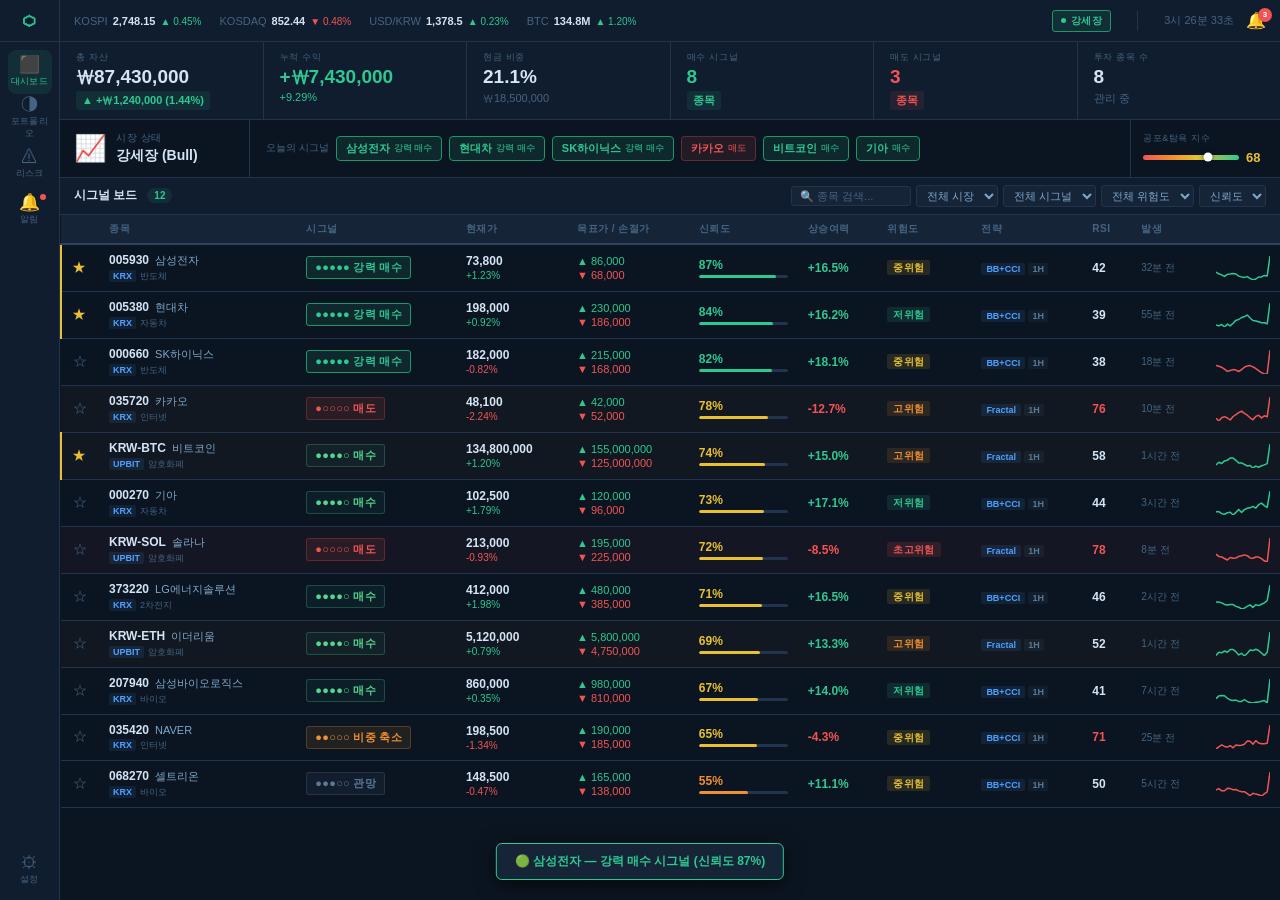
<file: demos/signal-console.html>
<!DOCTYPE html>
<html lang="ko">
<head>
<meta charset="UTF-8">
<meta name="viewport" content="width=device-width, initial-scale=1.0">
<title>Signal Console — 시그널 콘솔</title>
<style>
:root {
  --bg:       #0b1521;
  --s0:       #101d2e;
  --s1:       #162438;
  --s2:       #1d2f48;
  --b0:       #223350;
  --b1:       #2d4262;
  --t0:       #d4e4f5;
  --t1:       #7ea8cc;
  --t2:       #456482;
  --green:    #2ec891;
  --green-d:  #1a9966;
  --green-bg: rgba(46,200,145,.10);
  --red:      #f25454;
  --red-bg:   rgba(242,84,84,.10);
  --orange:   #f09030;
  --orng-bg:  rgba(240,144,48,.10);
  --yellow:   #e8c030;
  --ylw-bg:   rgba(232,192,48,.10);
  --blue:     #4da0ff;
  --blue-bg:  rgba(77,160,255,.10);
  --gray:     #5a7898;
  --gray-bg:  rgba(90,120,152,.10);
  --nav-w:    60px;
  --top-h:    42px;
  --panel-w:  390px;
}
*{box-sizing:border-box;margin:0;padding:0}
html,body{height:100%;overflow:hidden}
body{
  background:var(--bg);color:var(--t0);
  font-family:'Malgun Gothic','Apple SD Gothic Neo','Noto Sans KR',sans-serif;
  font-size:12px;display:flex;flex-direction:column;
}

/* ── Scrollbars ─────────────── */
::-webkit-scrollbar{width:4px;height:4px}
::-webkit-scrollbar-track{background:transparent}
::-webkit-scrollbar-thumb{background:var(--b1);border-radius:2px}

/* ── Topbar ─────────────────── */
.topbar{
  height:var(--top-h);min-height:var(--top-h);
  background:var(--s0);border-bottom:1px solid var(--b0);
  display:flex;align-items:center;gap:0;z-index:200;flex-shrink:0;
}
.tb-logo{
  width:var(--nav-w);min-width:var(--nav-w);
  display:flex;align-items:center;justify-content:center;
  font-size:17px;color:var(--green);font-weight:900;letter-spacing:-.5px;
  border-right:1px solid var(--b0);height:100%;
}
.tb-inner{display:flex;align-items:center;flex:1;padding:0 14px;gap:0}
.tb-sep{width:1px;height:20px;background:var(--b0);margin:0 14px}
.tb-indices{display:flex;gap:18px}
.tb-idx{display:flex;align-items:baseline;gap:5px;font-size:11px}
.tb-idx-nm{color:var(--t2)}
.tb-idx-v{color:var(--t0);font-weight:600}
.tb-idx-c{font-size:10px}
.up{color:var(--green)} .dn{color:var(--red)} .nc{color:var(--gray)}
.tb-right{margin-left:auto;display:flex;align-items:center;gap:12px}
.tb-mkt{
  display:flex;align-items:center;gap:5px;padding:3px 8px;
  border-radius:3px;font-size:10px;font-weight:700;letter-spacing:.5px;
  background:var(--green-bg);color:var(--green);border:1px solid var(--green-d);
}
.blink-dot{width:5px;height:5px;border-radius:50%;background:var(--green);animation:blink 2s infinite}
@keyframes blink{0%,100%{opacity:1}50%{opacity:.25}}
.tb-time{font-size:11px;color:var(--t2);font-variant-numeric:tabular-nums}
.tb-bell{position:relative;cursor:pointer;font-size:16px;color:var(--t1);line-height:1}
.tb-bell-n{
  position:absolute;top:-5px;right:-6px;
  width:14px;height:14px;border-radius:50%;
  background:var(--red);color:#fff;font-size:8px;font-weight:700;
  display:flex;align-items:center;justify-content:center;
}

/* ── Layout ─────────────────── */
.layout{display:flex;flex:1;overflow:hidden;min-height:0}

/* ── Nav ────────────────────── */
.nav{
  width:var(--nav-w);min-width:var(--nav-w);
  background:var(--s0);border-right:1px solid var(--b0);
  display:flex;flex-direction:column;align-items:center;
  padding:8px 0;gap:2px;z-index:100;flex-shrink:0;
}
.nav-item{
  width:44px;height:44px;
  display:flex;flex-direction:column;align-items:center;justify-content:center;
  gap:3px;border-radius:8px;cursor:pointer;transition:background .12s;
  color:var(--t2);text-decoration:none;border:none;background:none;font-family:inherit;
}
.nav-item:hover{background:var(--s2);color:var(--t1)}
.nav-item.active{background:var(--green-bg);color:var(--green)}
.nav-ico{font-size:17px;line-height:1}
.nav-lbl{font-size:8.5px;letter-spacing:.1px}
.nav-spacer{flex:1}
.nav-badge{
  position:absolute;top:6px;right:6px;
  width:6px;height:6px;border-radius:50%;background:var(--red);
}

/* ── Content area ────────────── */
.content{flex:1;overflow:hidden;display:flex;flex-direction:column;min-width:0}
.view{display:none;flex:1;overflow:hidden;flex-direction:column}
.view.active{display:flex}

/* ── Summary strip ───────────── */
.sum-strip{
  display:flex;background:var(--s0);
  border-bottom:1px solid var(--b0);flex-shrink:0;
}
.sum-item{
  flex:1;padding:9px 16px;
  border-right:1px solid var(--b0);
  display:flex;flex-direction:column;gap:3px;
}
.sum-item:last-child{border-right:none}
.sum-lbl{font-size:9px;color:var(--t2);text-transform:uppercase;letter-spacing:.7px}
.sum-val{font-size:19px;font-weight:700;font-variant-numeric:tabular-nums;line-height:1.1}
.sum-sub{font-size:11px;font-variant-numeric:tabular-nums}
.sum-chip{
  display:inline-flex;align-items:center;gap:3px;
  padding:2px 6px;border-radius:3px;font-size:11px;font-weight:700;
}
.chip-green{background:var(--green-bg);color:var(--green)}
.chip-red  {background:var(--red-bg);color:var(--red)}
.chip-gray {background:var(--gray-bg);color:var(--gray)}
.chip-blue {background:var(--blue-bg);color:var(--blue)}
.chip-orng {background:var(--orng-bg);color:var(--orange)}

/* ── Market / today bar ──────── */
.mkt-bar{
  display:flex;border-bottom:1px solid var(--b0);
  flex-shrink:0;height:58px;
}
.mkt-status{
  width:190px;min-width:190px;border-right:1px solid var(--b0);
  display:flex;align-items:center;gap:10px;padding:0 14px;
}
.mkt-ico{font-size:26px;line-height:1}
.mkt-txt{display:flex;flex-direction:column;gap:2px}
.mkt-tag{font-size:10px;color:var(--t2);text-transform:uppercase;letter-spacing:.6px}
.mkt-state{font-size:14px;font-weight:700}
.today-strip{
  flex:1;display:flex;align-items:center;gap:7px;
  padding:0 14px;overflow-x:auto;
}
.today-strip::-webkit-scrollbar{height:2px}
.t-tag{
  flex-shrink:0;display:flex;align-items:center;gap:4px;
  padding:4px 9px;border-radius:4px;font-size:11px;font-weight:700;
  cursor:pointer;transition:filter .12s;border:none;font-family:inherit;
}
.t-tag:hover{filter:brightness(1.15)}
.t-strip-lbl{font-size:10px;color:var(--t2);padding-left:2px;white-space:nowrap;flex-shrink:0}
.fg-box{
  width:150px;min-width:150px;border-left:1px solid var(--b0);
  display:flex;flex-direction:column;justify-content:center;gap:5px;padding:0 12px;
}
.fg-lbl{font-size:9px;color:var(--t2);text-transform:uppercase;letter-spacing:.6px}
.fg-row{display:flex;align-items:center;gap:7px}
.fg-bar{
  flex:1;height:5px;border-radius:3px;
  background:linear-gradient(90deg,var(--red) 0%,var(--orange) 30%,var(--yellow) 55%,var(--green) 100%);
  position:relative;
}
.fg-needle{
  position:absolute;top:50%;width:9px;height:9px;border-radius:50%;
  background:#fff;transform:translate(-50%,-50%);
  box-shadow:0 0 4px rgba(0,0,0,.6);
}
.fg-val{font-size:13px;font-weight:700;color:var(--yellow);min-width:22px}

/* ── Board ───────────────────── */
.board-hd{
  padding:7px 14px;border-bottom:1px solid var(--b0);
  display:flex;align-items:center;gap:8px;
  background:var(--s0);flex-shrink:0;flex-wrap:wrap;
}
.board-title{font-size:12px;font-weight:700;margin-right:2px}
.sig-count{
  padding:2px 7px;border-radius:10px;
  background:var(--green-bg);color:var(--green);
  font-size:10px;font-weight:700;
}
.filter-row{display:flex;gap:5px;align-items:center;margin-left:auto;flex-wrap:wrap}
.f-sel{
  background:var(--s1);border:1px solid var(--b0);
  border-radius:3px;padding:3px 6px;color:var(--t1);
  font-size:11px;font-family:inherit;outline:none;cursor:pointer;
}
.f-sel:focus{border-color:var(--blue)}
.f-search{
  background:var(--s1);border:1px solid var(--b0);
  border-radius:3px;padding:3px 8px;color:var(--t0);
  font-size:11px;font-family:inherit;outline:none;width:120px;
}
.f-search:focus{border-color:var(--blue)}
.f-search::placeholder{color:var(--t2)}

/* ── Signal table ────────────── */
.tbl-wrap{flex:1;overflow-y:auto}
table.sig-tbl{width:100%;border-collapse:collapse}
.sig-tbl th{
  position:sticky;top:0;z-index:10;
  background:var(--s1);border-bottom:2px solid var(--b1);
  padding:7px 10px;text-align:left;
  font-size:10px;font-weight:700;color:var(--t2);
  text-transform:uppercase;letter-spacing:.5px;
  white-space:nowrap;cursor:pointer;user-select:none;
}
.sig-tbl th:hover{color:var(--t1)}
.sig-tbl th.sa::after{content:' ↑';color:var(--blue)}
.sig-tbl th.sd::after{content:' ↓';color:var(--blue)}
.sig-tbl td{
  padding:8px 10px;border-bottom:1px solid var(--b0);
  vertical-align:middle;white-space:nowrap;
}
.sig-tbl tr{cursor:pointer;transition:background .1s}
.sig-tbl tr:hover td{background:var(--s1)}
.sig-tbl tr.fav td:first-child{padding-left:8px;border-left:2px solid var(--yellow)}
.sig-tbl tr.r-high td{background:rgba(240,144,48,.025)}
.sig-tbl tr.r-crit td{background:rgba(242,84,84,.035)}

/* Ticker cell */
.tc{display:flex;flex-direction:column;gap:2px}
.tc-top{display:flex;align-items:center;gap:6px}
.tc-sym{font-size:12px;font-weight:700}
.tc-nm {font-size:11px;color:var(--t1)}
.tc-bot{display:flex;gap:4px;align-items:center}
.m-tag{
  font-size:9px;padding:1px 4px;border-radius:2px;
  background:var(--blue-bg);color:var(--blue);font-weight:700;
}
.sec-tag{font-size:9px;color:var(--t2)}

/* Signal badge */
.sb{
  display:inline-flex;align-items:center;gap:3px;
  padding:3px 8px;border-radius:3px;
  font-size:11px;font-weight:700;letter-spacing:.3px;white-space:nowrap;
}
.sb-bs{background:var(--green-bg);color:var(--green);border:1px solid var(--green-d)}
.sb-b {background:rgba(46,200,145,.06);color:#52d88e;border:1px solid rgba(82,216,142,.25)}
.sb-h {background:var(--gray-bg);color:var(--gray);border:1px solid rgba(90,120,152,.25)}
.sb-r {background:var(--orng-bg);color:var(--orange);border:1px solid rgba(240,144,48,.25)}
.sb-s {background:var(--red-bg);color:var(--red);border:1px solid rgba(242,84,84,.25)}

/* Confidence */
.conf-c{display:flex;flex-direction:column;gap:3px;min-width:65px}
.conf-v{font-size:12px;font-weight:700;font-variant-numeric:tabular-nums}
.conf-tr{height:3px;border-radius:2px;background:var(--b0);overflow:hidden}
.conf-fi{height:100%;border-radius:2px}

/* Risk badge */
.rb{
  padding:2px 6px;border-radius:2px;
  font-size:10px;font-weight:700;letter-spacing:.4px;
}
.rb-l{background:rgba(46,200,145,.12);color:var(--green)}
.rb-m{background:rgba(232,192,48,.12);color:var(--yellow)}
.rb-h{background:rgba(240,144,48,.12);color:var(--orange)}
.rb-c{background:rgba(242,84,84,.12);color:var(--red)}

/* Price cell */
.pc{display:flex;flex-direction:column;gap:2px}
.pc-v{font-size:12px;font-weight:600;font-variant-numeric:tabular-nums}
.pc-c{font-size:10px;font-variant-numeric:tabular-nums}

/* Target/Stop */
.tsc{display:flex;flex-direction:column;gap:2px;font-variant-numeric:tabular-nums}
.tsc-t{font-size:11px;color:var(--green)}
.tsc-s{font-size:11px;color:var(--red)}

/* Fav */
.fav-b{background:none;border:none;cursor:pointer;font-size:14px;padding:2px;color:var(--t2)}
.fav-b.on{color:var(--yellow)}

/* Strategy tag */
.stag{
  padding:1px 5px;border-radius:2px;font-size:9px;font-weight:700;
  background:var(--blue-bg);color:var(--blue);white-space:nowrap;
}
.ttag{
  padding:1px 4px;border-radius:2px;font-size:9px;font-weight:600;
  background:var(--gray-bg);color:var(--gray);
}
.ago{font-size:10px;color:var(--t2)}

/* Sparkline SVG */
.spk{display:flex;align-items:center}

/* ── Detail Panel ────────────── */
.detail-panel{
  position:fixed;right:0;top:var(--top-h);
  width:var(--panel-w);height:calc(100% - var(--top-h));
  background:var(--s0);border-left:1px solid var(--b0);
  display:flex;flex-direction:column;
  transform:translateX(100%);
  transition:transform .25s cubic-bezier(.4,0,.2,1);
  z-index:300;overflow:hidden;
}
.detail-panel.open{transform:translateX(0)}
.dp-overlay{
  display:none;position:fixed;inset:0;z-index:290;
  background:rgba(0,0,0,.4);backdrop-filter:blur(1px);
}
.dp-overlay.on{display:block}
.dp-hd{
  padding:12px 14px 10px;border-bottom:1px solid var(--b0);flex-shrink:0;
}
.dp-top{display:flex;justify-content:space-between;align-items:flex-start;margin-bottom:8px}
.dp-title{display:flex;flex-direction:column;gap:3px}
.dp-name{font-size:16px;font-weight:700}
.dp-sub{font-size:10px;color:var(--t2)}
.dp-close{
  background:none;border:none;color:var(--t2);cursor:pointer;
  font-size:18px;line-height:1;padding:3px 7px;border-radius:3px;
}
.dp-close:hover{background:var(--s2);color:var(--t0)}
.dp-metrics{display:grid;grid-template-columns:repeat(3,1fr);gap:8px}
.dp-met{background:var(--s1);border:1px solid var(--b0);border-radius:4px;padding:7px 8px}
.dp-m-l{font-size:9px;color:var(--t2);margin-bottom:2px;text-transform:uppercase;letter-spacing:.4px}
.dp-m-v{font-size:14px;font-weight:700;font-variant-numeric:tabular-nums}
.dp-body{flex:1;overflow-y:auto;padding:12px 14px;display:flex;flex-direction:column;gap:14px}
.dp-body::-webkit-scrollbar{width:3px}
.sec-ttl{
  font-size:9px;font-weight:700;color:var(--t2);
  text-transform:uppercase;letter-spacing:.8px;
  display:flex;align-items:center;gap:6px;margin-bottom:7px;
}
.sec-ttl::after{content:'';flex:1;height:1px;background:var(--b0)}
.dp-period-row{display:flex;gap:4px;margin-bottom:7px}
.dp-per{
  padding:2px 7px;border-radius:3px;border:1px solid var(--b0);
  background:transparent;color:var(--t2);font-size:10px;
  cursor:pointer;font-family:inherit;transition:all .1s;
}
.dp-per:hover{background:var(--s2);color:var(--t0)}
.dp-per.active{background:var(--blue);color:#fff;border-color:var(--blue);font-weight:700}
.dp-chart-wrap{
  height:200px;border-radius:4px;overflow:hidden;
  background:var(--s1);border:1px solid var(--b0);position:relative;
}
#dpChart{display:block}
.dp-level-grid{display:grid;grid-template-columns:1fr 1fr 1fr;gap:5px}
.dp-lv{background:var(--s1);border:1px solid var(--b0);border-radius:4px;padding:7px 8px}
.dp-lv-l{font-size:9px;color:var(--t2);margin-bottom:3px}
.dp-lv-v{font-size:13px;font-weight:700;font-variant-numeric:tabular-nums}
.dp-ind-grid{display:grid;grid-template-columns:repeat(4,1fr);gap:5px}
.dp-ind{background:var(--s1);border:1px solid var(--b0);border-radius:4px;padding:6px 8px;text-align:center}
.dp-ind-l{font-size:9px;color:var(--t2);margin-bottom:3px}
.dp-ind-v{font-size:13px;font-weight:700}
.dp-ai{
  background:rgba(77,160,255,.05);border:1px solid rgba(77,160,255,.2);
  border-radius:5px;padding:10px 12px;
  font-size:11px;line-height:1.75;color:var(--t1);
}
.dp-ai-hd{font-size:10px;font-weight:700;color:var(--blue);margin-bottom:6px;display:flex;align-items:center;gap:5px}
.dp-fund-grid{display:grid;grid-template-columns:1fr 1fr;gap:5px}
.dp-fund{background:var(--s1);border:1px solid var(--b0);border-radius:4px;padding:7px 8px}
.dp-fund-l{font-size:9px;color:var(--t2);margin-bottom:3px}
.dp-fund-v{font-size:13px;font-weight:700}
.sig-hist{display:flex;flex-direction:column;gap:4px}
.sh-item{
  display:flex;align-items:center;gap:8px;
  padding:6px 8px;border-radius:3px;background:var(--s1);
}
.sh-time{font-size:10px;color:var(--t2);width:80px;flex-shrink:0}
.sh-res{margin-left:auto;font-size:11px;font-weight:600}

/* ── Portfolio ───────────────── */
.view-inner{flex:1;overflow-y:auto;padding:14px 16px}
.view-hdg{font-size:14px;font-weight:700;margin-bottom:12px}
.g2{display:grid;grid-template-columns:1fr 1fr;gap:10px;margin-bottom:10px}
.g3{display:grid;grid-template-columns:1fr 1fr 1fr;gap:10px;margin-bottom:10px}
.g1{margin-bottom:10px}
.pbox{background:var(--s0);border:1px solid var(--b0);border-radius:6px;padding:12px}
.pbox-t{font-size:9px;font-weight:700;color:var(--t2);text-transform:uppercase;letter-spacing:.6px;margin-bottom:10px}
.pbox-rows{display:flex;flex-direction:column;gap:5px}
.pr{display:flex;justify-content:space-between;align-items:center;padding:5px 0;border-bottom:1px solid rgba(34,51,80,.5)}
.pr:last-child{border-bottom:none}
.pr-l{font-size:11px;color:var(--t1)}
.pr-v{font-size:12px;font-weight:600;font-variant-numeric:tabular-nums}

/* SVG pie */
.pie-wrap{display:flex;align-items:center;gap:16px;justify-content:center}
.pie-leg{display:flex;flex-direction:column;gap:5px}
.leg-row{display:flex;align-items:center;gap:6px;font-size:11px}
.leg-dot{width:8px;height:8px;border-radius:50%;flex-shrink:0}

/* Holdings table */
.ht{width:100%;border-collapse:collapse}
.ht th{
  font-size:9px;color:var(--t2);text-align:left;
  padding:5px 8px;border-bottom:1px solid var(--b0);
  text-transform:uppercase;letter-spacing:.4px;white-space:nowrap;
}
.ht td{padding:7px 8px;border-bottom:1px solid rgba(34,51,80,.5);font-size:11px;font-variant-numeric:tabular-nums}
.ht tr:hover td{background:var(--s1)}

/* Sector bar */
.sector-bars{display:flex;flex-direction:column;gap:6px}
.sbar-row{display:flex;align-items:center;gap:8px}
.sbar-nm{width:70px;font-size:11px;color:var(--t1);flex-shrink:0;text-align:right}
.sbar-track{flex:1;height:14px;background:var(--b0);border-radius:3px;overflow:hidden}
.sbar-fill{height:100%;border-radius:3px;display:flex;align-items:center;padding-left:6px;font-size:9px;font-weight:700}
.sbar-pct{font-size:10px;color:var(--t1);width:32px;flex-shrink:0;text-align:right}

/* ── Risk ────────────────────── */
.risk-grid{display:grid;grid-template-columns:1fr 1fr;gap:10px;margin-bottom:10px}
.risk-num{font-size:24px;font-weight:700;font-variant-numeric:tabular-nums}
.risk-lbl{font-size:10px;color:var(--t2);margin-top:3px}
.risk-meter{height:7px;border-radius:4px;background:var(--b0);overflow:hidden;margin-top:8px}
.risk-fill{height:100%;border-radius:4px;transition:width .5s}
.rf-l{background:var(--green)}
.rf-m{background:var(--yellow)}
.rf-h{background:linear-gradient(90deg,var(--yellow),var(--orange))}
.rf-c{background:linear-gradient(90deg,var(--orange),var(--red))}
.warn-list{display:flex;flex-direction:column;gap:6px}
.warn-item{
  display:flex;align-items:flex-start;gap:9px;
  padding:8px 10px;border-radius:4px;border:1px solid var(--b0);
}
.warn-dot{width:7px;height:7px;border-radius:50%;flex-shrink:0;margin-top:3px}
.warn-body{flex:1}
.warn-title{font-size:12px;font-weight:600;margin-bottom:2px}
.warn-desc{font-size:11px;color:var(--t1)}
.warn-badge{
  padding:2px 6px;border-radius:3px;font-size:9px;font-weight:700;
  flex-shrink:0;align-self:flex-start;
}

/* ── Alerts ──────────────────── */
.notif-list{flex:1;overflow-y:auto}
.notif-hd{
  padding:8px 14px;border-bottom:1px solid var(--b0);
  display:flex;align-items:center;gap:8px;background:var(--s0);
  flex-shrink:0;
}
.notif-item{
  display:flex;align-items:flex-start;gap:10px;
  padding:10px 14px;border-bottom:1px solid var(--b0);
  cursor:pointer;transition:background .1s;
}
.notif-item:hover{background:var(--s1)}
.notif-item.unread{background:rgba(77,160,255,.025)}
.notif-item.unread .notif-title{color:var(--t0)}
.notif-ico{font-size:20px;flex-shrink:0;line-height:1;margin-top:1px}
.notif-body{flex:1}
.notif-title{font-size:12px;font-weight:600;margin-bottom:2px;color:var(--t1)}
.notif-desc{font-size:11px;color:var(--t1)}
.notif-meta{font-size:10px;color:var(--t2);margin-top:3px}
.notif-nb{
  padding:2px 6px;border-radius:10px;font-size:9px;font-weight:700;
  flex-shrink:0;align-self:flex-start;
}

/* ── Toast ───────────────────── */
.toast-ct{
  position:fixed;bottom:20px;left:50%;
  transform:translateX(-50%);
  display:flex;flex-direction:column;gap:6px;
  z-index:9999;pointer-events:none;
}
.toast{
  background:var(--s1);border:1px solid var(--b1);
  border-radius:6px;padding:9px 18px;font-size:12px;font-weight:600;
  box-shadow:0 4px 20px rgba(0,0,0,.6);
  transform:translateY(10px);opacity:0;
  transition:all .3s;
}
.toast.show{transform:translateY(0);opacity:1}
.toast.success{border-color:var(--green);color:var(--green)}
.toast.warn{border-color:var(--orange);color:var(--orange)}
.toast.danger{border-color:var(--red);color:var(--red)}
.toast.info{border-color:var(--blue);color:var(--blue)}

/* ── Mobile ──────────────────── */
@media(max-width:768px){
  :root{--nav-w:0px;--panel-w:100%}
  .nav{
    position:fixed;bottom:0;left:0;right:0;
    width:100%;height:54px;flex-direction:row;
    border-right:none;border-top:1px solid var(--b0);
    padding:0;z-index:200;
  }
  .nav-item{width:auto;flex:1;height:100%;border-radius:0;gap:2px}
  .nav-lbl{font-size:8px}
  .nav-spacer{display:none}
  .topbar{padding-right:10px}
  .tb-logo{width:44px;min-width:44px;font-size:15px}
  .tb-indices{display:none}
  .sum-strip{flex-wrap:wrap}
  .sum-item{min-width:50%;flex:none}
  .mkt-bar{height:auto;flex-direction:column}
  .mkt-status{width:100%;border-right:none;border-bottom:1px solid var(--b0);height:52px}
  .fg-box{border-left:none;border-top:1px solid var(--b0);height:52px}
  .today-strip{padding:8px 12px}
  .board-hd{flex-wrap:wrap;gap:6px}
  .filter-row{margin-left:0;width:100%}
  .f-search{width:100%;flex:1}
  .col-strat,.col-target,.col-upside,.col-rsi{display:none}
  .content{padding-bottom:54px}
  .g2,.g3{grid-template-columns:1fr}
  .risk-grid{grid-template-columns:1fr}
}
</style>
</head>
<body>

<!-- ── Topbar ─────────────────────────────────────────── -->
<header class="topbar">
  <div class="tb-logo">⬡</div>
  <div class="tb-inner">
    <div class="tb-indices">
      <div class="tb-idx">
        <span class="tb-idx-nm">KOSPI</span>
        <span class="tb-idx-v">2,748.15</span>
        <span class="tb-idx-c up">▲ 0.45%</span>
      </div>
      <div class="tb-idx">
        <span class="tb-idx-nm">KOSDAQ</span>
        <span class="tb-idx-v">852.44</span>
        <span class="tb-idx-c dn">▼ 0.48%</span>
      </div>
      <div class="tb-idx">
        <span class="tb-idx-nm">USD/KRW</span>
        <span class="tb-idx-v">1,378.5</span>
        <span class="tb-idx-c up">▲ 0.23%</span>
      </div>
      <div class="tb-idx">
        <span class="tb-idx-nm">BTC</span>
        <span class="tb-idx-v">134.8M</span>
        <span class="tb-idx-c up">▲ 1.20%</span>
      </div>
    </div>
    <div class="tb-right">
      <div class="tb-mkt" id="tbMkt">
        <div class="blink-dot"></div>
        <span>강세장</span>
      </div>
      <div class="tb-sep"></div>
      <span class="tb-time" id="topTime">--:--:--</span>
      <div class="tb-bell" onclick="navigate('alerts')">
        🔔<div class="tb-bell-n" id="bellBadge">3</div>
      </div>
    </div>
  </div>
</header>

<div class="layout">

<!-- ── Left nav ───────────────────────────────────────── -->
<nav class="nav" id="mainNav">
  <button class="nav-item active" data-view="home" onclick="navigate('home')">
    <span class="nav-ico">⬛</span>
    <span class="nav-lbl">대시보드</span>
  </button>
  <button class="nav-item" data-view="portfolio" onclick="navigate('portfolio')">
    <span class="nav-ico">◑</span>
    <span class="nav-lbl">포트폴리오</span>
  </button>
  <button class="nav-item" data-view="risk" onclick="navigate('risk')">
    <span class="nav-ico">⚠</span>
    <span class="nav-lbl">리스크</span>
  </button>
  <button class="nav-item" data-view="alerts" onclick="navigate('alerts')" style="position:relative">
    <span class="nav-ico">🔔</span>
    <span class="nav-lbl">알림</span>
    <div class="nav-badge" id="navBadge"></div>
  </button>
  <div class="nav-spacer"></div>
  <button class="nav-item" data-view="home" title="설정">
    <span class="nav-ico">⚙</span>
    <span class="nav-lbl">설정</span>
  </button>
</nav>

<!-- ── Content ────────────────────────────────────────── -->
<div class="content">

  <!-- ════ View: Home ═══════════════════════════════════ -->
  <div class="view active" id="view-home">

    <!-- Summary strip -->
    <div class="sum-strip" id="sumStrip"></div>

    <!-- Market bar -->
    <div class="mkt-bar">
      <div class="mkt-status">
        <div class="mkt-ico" id="mktIco">📈</div>
        <div class="mkt-txt">
          <div class="mkt-tag">시장 상태</div>
          <div class="mkt-state" id="mktState">강세장 (Bull)</div>
        </div>
      </div>
      <div class="today-strip" id="todayStrip">
        <span class="t-strip-lbl">오늘의 시그널</span>
      </div>
      <div class="fg-box">
        <div class="fg-lbl">공포&탐욕 지수</div>
        <div class="fg-row">
          <div class="fg-bar"><div class="fg-needle" id="fgNeedle" style="left:68%"></div></div>
          <div class="fg-val" id="fgVal">68</div>
        </div>
      </div>
    </div>

    <!-- Signal board -->
    <div class="board-hd">
      <span class="board-title">시그널 보드</span>
      <span class="sig-count" id="sigCount">0</span>
      <div class="filter-row">
        <input class="f-search" id="fSearch" placeholder="🔍 종목 검색..." oninput="applyFilters()">
        <select class="f-sel" id="fMkt" onchange="applyFilters()">
          <option value="">전체 시장</option>
          <option value="KRX">KRX</option>
          <option value="UPBIT">UPBIT</option>
        </select>
        <select class="f-sel" id="fSig" onchange="applyFilters()">
          <option value="">전체 시그널</option>
          <option value="BUY_STRONG">강력 매수</option>
          <option value="BUY">매수</option>
          <option value="HOLD">관망</option>
          <option value="REDUCE">비중 축소</option>
          <option value="SELL">매도</option>
        </select>
        <select class="f-sel" id="fRisk" onchange="applyFilters()">
          <option value="">전체 위험도</option>
          <option value="LOW">저위험</option>
          <option value="MED">중위험</option>
          <option value="HIGH">고위험</option>
          <option value="CRIT">초고위험</option>
        </select>
        <select class="f-sel" id="fConf" onchange="applyFilters()">
          <option value="">신뢰도</option>
          <option value="60">60%+</option>
          <option value="70">70%+</option>
          <option value="80">80%+</option>
        </select>
      </div>
    </div>

    <div class="tbl-wrap">
      <table class="sig-tbl" id="sigTable">
        <thead>
          <tr>
            <th style="width:28px"></th>
            <th onclick="sortBy('name')" data-col="name">종목</th>
            <th onclick="sortBy('signal')" data-col="signal">시그널</th>
            <th onclick="sortBy('price')" data-col="price">현재가</th>
            <th class="col-target" onclick="sortBy('target')" data-col="target">목표가 / 손절가</th>
            <th onclick="sortBy('confidence')" data-col="confidence">신뢰도</th>
            <th class="col-upside" onclick="sortBy('upside')" data-col="upside">상승여력</th>
            <th onclick="sortBy('risk')" data-col="risk">위험도</th>
            <th class="col-strat">전략</th>
            <th class="col-rsi" onclick="sortBy('rsi')" data-col="rsi">RSI</th>
            <th onclick="sortBy('age')" data-col="age">발생</th>
            <th style="width:30px"></th>
          </tr>
        </thead>
        <tbody id="sigBody"></tbody>
      </table>
    </div>
  </div>

  <!-- ════ View: Portfolio ══════════════════════════════ -->
  <div class="view" id="view-portfolio">
    <div class="view-inner">
      <div class="view-hdg">포트폴리오 분석</div>

      <!-- Summary -->
      <div class="g3">
        <div class="pbox">
          <div class="pbox-t">총 자산</div>
          <div style="font-size:22px;font-weight:700;font-variant-numeric:tabular-nums">₩87,430,000</div>
          <div style="margin-top:4px" class="sum-chip chip-green">▲ +1.44% 오늘</div>
        </div>
        <div class="pbox">
          <div class="pbox-t">누적 수익</div>
          <div style="font-size:22px;font-weight:700;color:var(--green)">+₩7,430,000</div>
          <div style="font-size:11px;color:var(--t2);margin-top:4px">수익률 +9.29%</div>
        </div>
        <div class="pbox">
          <div class="pbox-t">현금 비중</div>
          <div style="font-size:22px;font-weight:700;font-variant-numeric:tabular-nums">21.1%</div>
          <div style="font-size:11px;color:var(--t2);margin-top:4px">₩18,500,000</div>
        </div>
      </div>

      <!-- Allocation + Holdings -->
      <div class="g2">
        <div class="pbox">
          <div class="pbox-t">자산 배분</div>
          <div class="pie-wrap">
            <svg width="110" height="110" viewBox="0 0 110 110" id="pieSvg"></svg>
            <div class="pie-leg" id="pieLeg"></div>
          </div>
        </div>
        <div class="pbox">
          <div class="pbox-t">섹터별 분산</div>
          <div class="sector-bars" id="sectorBars"></div>
        </div>
      </div>

      <!-- Holdings table -->
      <div class="pbox g1">
        <div class="pbox-t">보유 종목</div>
        <table class="ht">
          <thead>
            <tr>
              <th>종목</th><th>수량</th><th>평균가</th>
              <th>현재가</th><th>평가손익</th><th>수익률</th><th>비중</th>
            </tr>
          </thead>
          <tbody id="holdBody"></tbody>
        </table>
      </div>

      <!-- Rebalancing -->
      <div class="pbox g1">
        <div class="pbox-t">리밸런싱 추천</div>
        <div id="rebalList"></div>
      </div>
    </div>
  </div>

  <!-- ════ View: Risk ═══════════════════════════════════ -->
  <div class="view" id="view-risk">
    <div class="view-inner">
      <div class="view-hdg">리스크 관리 패널</div>

      <div class="risk-grid">
        <div class="pbox">
          <div class="pbox-t">포트폴리오 변동성 (30일)</div>
          <div class="risk-num" style="color:var(--yellow)">14.2%</div>
          <div class="risk-lbl">KOSPI 대비 +3.1%p</div>
          <div class="risk-meter" style="margin-top:10px">
            <div class="risk-fill rf-m" style="width:42%"></div>
          </div>
        </div>
        <div class="pbox">
          <div class="pbox-t">최대 손실 가능 금액 (VaR 95%)</div>
          <div class="risk-num" style="color:var(--red)">-₩4,180,000</div>
          <div class="risk-lbl">총 자산의 4.78%</div>
          <div class="risk-meter" style="margin-top:10px">
            <div class="risk-fill rf-h" style="width:48%"></div>
          </div>
        </div>
        <div class="pbox">
          <div class="pbox-t">종목 집중도 (Top-3 비중)</div>
          <div class="risk-num" style="color:var(--orange)">62.4%</div>
          <div class="risk-lbl">권장 한도 50% 초과</div>
          <div class="risk-meter" style="margin-top:10px">
            <div class="risk-fill rf-h" style="width:62%"></div>
          </div>
        </div>
        <div class="pbox">
          <div class="pbox-t">베타 (시장 민감도)</div>
          <div class="risk-num" style="color:var(--blue)">1.24</div>
          <div class="risk-lbl">시장보다 24% 더 민감</div>
          <div class="risk-meter" style="margin-top:10px">
            <div class="risk-fill rf-m" style="width:62%"></div>
          </div>
        </div>
      </div>

      <div class="pbox g1">
        <div class="pbox-t">경고 사항</div>
        <div class="warn-list" id="warnList"></div>
      </div>

      <div class="pbox">
        <div class="pbox-t">손절가 접근 종목</div>
        <table class="ht">
          <thead>
            <tr><th>종목</th><th>현재가</th><th>손절가</th><th>괴리율</th><th>위험도</th></tr>
          </thead>
          <tbody id="stopBody"></tbody>
        </table>
      </div>
    </div>
  </div>

  <!-- ════ View: Alerts ════════════════════════════════ -->
  <div class="view" id="view-alerts">
    <div class="notif-hd">
      <span style="font-size:12px;font-weight:700">알림 센터</span>
      <span class="sig-count" id="unreadCount">0</span>
      <button onclick="markAllRead()" style="margin-left:auto;background:none;border:none;color:var(--t2);cursor:pointer;font-size:11px;font-family:inherit">모두 읽음</button>
    </div>
    <div class="notif-list" id="notifList"></div>
  </div>

</div><!-- /content -->
</div><!-- /layout -->

<!-- ── Detail Panel ───────────────────────────────────── -->
<div class="dp-overlay" id="dpOverlay" onclick="closeDetail()"></div>
<aside class="detail-panel" id="detailPanel">
  <div class="dp-hd">
    <div class="dp-top">
      <div class="dp-title">
        <div class="dp-name" id="dpName">—</div>
        <div class="dp-sub" id="dpSub">—</div>
      </div>
      <button class="dp-close" onclick="closeDetail()">✕</button>
    </div>
    <div class="dp-metrics" id="dpMetrics"></div>
  </div>
  <div class="dp-body">

    <!-- Chart -->
    <div>
      <div class="sec-ttl">가격 차트</div>
      <div class="dp-period-row">
        <button class="dp-per" data-p="1D" onclick="dpSetPeriod('1D')">일</button>
        <button class="dp-per active" data-p="1M" onclick="dpSetPeriod('1M')">월</button>
        <button class="dp-per" data-p="3M" onclick="dpSetPeriod('3M')">3M</button>
        <button class="dp-per" data-p="1Y" onclick="dpSetPeriod('1Y')">1Y</button>
      </div>
      <div class="dp-chart-wrap" id="dpChartWrap">
        <canvas id="dpChart"></canvas>
      </div>
    </div>

    <!-- Levels -->
    <div>
      <div class="sec-ttl">진입 레벨</div>
      <div class="dp-level-grid">
        <div class="dp-lv"><div class="dp-lv-l">현재가</div><div class="dp-lv-v" id="dpCur">—</div></div>
        <div class="dp-lv"><div class="dp-lv-l">목표가</div><div class="dp-lv-v up" id="dpTgt">—</div></div>
        <div class="dp-lv"><div class="dp-lv-l">손절가</div><div class="dp-lv-v dn" id="dpStop">—</div></div>
      </div>
    </div>

    <!-- Indicators -->
    <div>
      <div class="sec-ttl">기술적 지표</div>
      <div class="dp-ind-grid" id="dpInds"></div>
    </div>

    <!-- Signal history -->
    <div>
      <div class="sec-ttl">시그널 히스토리</div>
      <div class="sig-hist" id="dpHist"></div>
    </div>

    <!-- Fundamentals -->
    <div>
      <div class="sec-ttl">펀더멘털 요약</div>
      <div class="dp-fund-grid" id="dpFund"></div>
    </div>

    <!-- AI comment -->
    <div>
      <div class="sec-ttl">AI 분석 코멘트</div>
      <div class="dp-ai" id="dpAi">
        <div class="dp-ai-hd">🤖 AI 분석</div>
        <div id="dpAiText">—</div>
      </div>
    </div>

  </div>
</aside>

<!-- Toast container -->
<div class="toast-ct" id="toastCt"></div>

<script>
'use strict';

// ── Mock Data ──────────────────────────────────────────────────────────────
const PORT = {
  total:87430000, cash:18500000, stock:68930000,
  dailyPnL:1240000, dailyPct:1.44, totalPnL:7430000, totalPct:9.29,
  cashPct:21.1, stockCount:8,
};

const MARKET = { status:'BULL', fg:68 };

const SIGNALS = [
  { id:1,  ticker:'005930', name:'삼성전자',        market:'KRX',   sector:'반도체',    price:73800,    prev:72900,    target:86000,    stop:68000,    signal:'BUY_STRONG', conf:87, upside:16.5, risk:'MED',  strat:'BB+CCI',  tf:'1H', ageMin:32,  rsi:42, macd:'B', favorite:true,  per:14.2,pbr:1.8,roe:13.1,div:2.3 },
  { id:2,  ticker:'KRW-BTC',name:'비트코인',        market:'UPBIT', sector:'암호화폐',  price:134800000,prev:133200000,target:155000000,stop:125000000,signal:'BUY',        conf:74, upside:15.0, risk:'HIGH', strat:'Fractal', tf:'1H', ageMin:62,  rsi:58, macd:'B', favorite:true,  per:null,pbr:null,roe:null,div:null },
  { id:3,  ticker:'000660', name:'SK하이닉스',      market:'KRX',   sector:'반도체',    price:182000,   prev:183500,   target:215000,   stop:168000,   signal:'BUY_STRONG', conf:82, upside:18.1, risk:'MED',  strat:'BB+CCI',  tf:'1H', ageMin:18,  rsi:38, macd:'B', favorite:false, per:22.1,pbr:3.2,roe:15.6,div:0.8 },
  { id:4,  ticker:'KRW-ETH',name:'이더리움',        market:'UPBIT', sector:'암호화폐',  price:5120000,  prev:5080000,  target:5800000,  stop:4750000,  signal:'BUY',        conf:69, upside:13.3, risk:'HIGH', strat:'Fractal', tf:'1H', ageMin:95,  rsi:52, macd:'B', favorite:false, per:null,pbr:null,roe:null,div:null },
  { id:5,  ticker:'373220', name:'LG에너지솔루션',  market:'KRX',   sector:'2차전지',   price:412000,   prev:404000,   target:480000,   stop:385000,   signal:'BUY',        conf:71, upside:16.5, risk:'MED',  strat:'BB+CCI',  tf:'1H', ageMin:140, rsi:46, macd:'B', favorite:false, per:45.3,pbr:4.1,roe:8.2,div:0.0 },
  { id:6,  ticker:'035420', name:'NAVER',           market:'KRX',   sector:'인터넷',    price:198500,   prev:201200,   target:190000,   stop:185000,   signal:'REDUCE',     conf:65, upside:-4.3, risk:'MED',  strat:'BB+CCI',  tf:'1H', ageMin:25,  rsi:71, macd:'S', favorite:false, per:28.7,pbr:2.4,roe:8.7,div:0.3 },
  { id:7,  ticker:'035720', name:'카카오',          market:'KRX',   sector:'인터넷',    price:48100,    prev:49200,    target:42000,    stop:52000,    signal:'SELL',       conf:78, upside:-12.7,risk:'HIGH', strat:'Fractal', tf:'1H', ageMin:10,  rsi:76, macd:'S', favorite:false, per:null,pbr:1.6,roe:-3.2,div:0.0 },
  { id:8,  ticker:'000270', name:'기아',            market:'KRX',   sector:'자동차',    price:102500,   prev:100700,   target:120000,   stop:96000,    signal:'BUY',        conf:73, upside:17.1, risk:'LOW',  strat:'BB+CCI',  tf:'1H', ageMin:210, rsi:44, macd:'B', favorite:false, per:7.1,pbr:0.8,roe:12.3,div:3.8 },
  { id:9,  ticker:'068270', name:'셀트리온',        market:'KRX',   sector:'바이오',    price:148500,   prev:149200,   target:165000,   stop:138000,   signal:'HOLD',       conf:55, upside:11.1, risk:'MED',  strat:'BB+CCI',  tf:'1H', ageMin:310, rsi:50, macd:'N', favorite:false, per:35.2,pbr:3.9,roe:11.2,div:0.0 },
  { id:10, ticker:'KRW-SOL',name:'솔라나',          market:'UPBIT', sector:'암호화폐',  price:213000,   prev:215000,   target:195000,   stop:225000,   signal:'SELL',       conf:72, upside:-8.5, risk:'CRIT', strat:'Fractal', tf:'1H', ageMin:8,   rsi:78, macd:'S', favorite:false, per:null,pbr:null,roe:null,div:null },
  { id:11, ticker:'207940', name:'삼성바이오로직스',market:'KRX',   sector:'바이오',    price:860000,   prev:857000,   target:980000,   stop:810000,   signal:'BUY',        conf:67, upside:14.0, risk:'LOW',  strat:'BB+CCI',  tf:'1H', ageMin:440, rsi:41, macd:'B', favorite:false, per:62.1,pbr:6.3,roe:10.1,div:0.0 },
  { id:12, ticker:'005380', name:'현대차',          market:'KRX',   sector:'자동차',    price:198000,   prev:196200,   target:230000,   stop:186000,   signal:'BUY_STRONG', conf:84, upside:16.2, risk:'LOW',  strat:'BB+CCI',  tf:'1H', ageMin:55,  rsi:39, macd:'B', favorite:true,  per:8.9,pbr:0.9,roe:10.8,div:3.1 },
];

const HOLDINGS = [
  { ticker:'005930', name:'삼성전자',  qty:50,  avg:68200,  cur:73800,  weight:8.4  },
  { ticker:'000660', name:'SK하이닉스',qty:10,  avg:165000, cur:182000, weight:20.8 },
  { ticker:'KRW-BTC',name:'비트코인', qty:0.5, avg:128000000,cur:134800000,weight:7.7},
  { ticker:'005380', name:'현대차',   qty:30,  avg:185000, cur:198000, weight:6.8  },
  { ticker:'373220', name:'LG에너지솔루션',qty:5,avg:390000,cur:412000,weight:2.4  },
];

const NOTIFICATIONS = [
  { id:1,  type:'buy',    title:'신규 매수 시그널 — 삼성전자',       desc:'BB+CCI 강력 매수 시그널 발생. 신뢰도 87%, RSI 42',         time:'09:32', unread:true  },
  { id:2,  type:'target', title:'목표가 도달 — SK하이닉스',          desc:'진입가 대비 +10.3% 달성. 부분 익절 검토 권장',             time:'10:18', unread:true  },
  { id:3,  type:'sell',   title:'매도 시그널 — 카카오',              desc:'Fractal 매도 시그널. RSI 76 과매수 구간, 즉시 검토 필요',  time:'10:42', unread:true  },
  { id:4,  type:'warn',   title:'손절가 접근 — 솔라나 (-5.6%)',      desc:'손절가(225,000)까지 5.6% 남음. 포지션 점검 필요',          time:'11:05', unread:false },
  { id:5,  type:'event',  title:'이벤트 — 한국은행 기준금리 결정',   desc:'내일 14:00 금통위 금리 발표. 시장 변동성 확대 예상',        time:'11:30', unread:false },
  { id:6,  type:'rebal',  title:'리밸런싱 권고 — SK하이닉스 비중↑', desc:'SK하이닉스 비중 20.8% → 권장 한도(15%) 초과',              time:'12:00', unread:false },
  { id:7,  type:'buy',    title:'신규 매수 시그널 — 현대차',         desc:'BB+CCI 강력 매수 시그널. 신뢰도 84%, 손익비 2.4',          time:'13:21', unread:false },
];

const WARNINGS = [
  { level:'crit', title:'종목 집중도 초과',     desc:'SK하이닉스 단일 종목 비중 20.8%. 권장 15% 초과 — 리밸런싱 검토',  badge:'즉시' },
  { level:'high', title:'과매수 구간 진입',     desc:'카카오 RSI 76, NAVER RSI 71 — 단기 조정 가능성 높음',            badge:'주의' },
  { level:'high', title:'손절가 근접 종목',     desc:'솔라나 손절가까지 5.6% / NAVER 손절가까지 7.0%',                  badge:'주의' },
  { level:'med',  title:'포트폴리오 변동성',    desc:'30일 변동성 14.2%. KOSPI 대비 +3.1%p 높은 수준',                  badge:'모니터링' },
  { level:'med',  title:'현금 비중 낮음',       desc:'현금 21.1%. 시장 급변 시 대응 여력 제한적',                        badge:'모니터링' },
];

const STOP_ROWS = [
  { ticker:'KRW-SOL',name:'솔라나',   cur:213000,  stop:225000,  gap:-5.6, risk:'CRIT' },
  { ticker:'035420', name:'NAVER',    cur:198500,  stop:185000,  gap:-7.0, risk:'HIGH' },
  { ticker:'035720', name:'카카오',   cur:48100,   stop:52000,   gap:8.1,  risk:'HIGH' },
];

const REBAL = [
  { ticker:'000660', name:'SK하이닉스', action:'REDUCE', reason:'비중 20.8% → 목표 15%', amount:-1200000 },
  { ticker:'005380', name:'현대차',     action:'ADD',    reason:'비중 낮음 → 목표 12%',  amount:800000   },
  { ticker:'CASH',   name:'현금',       action:'ADD',    reason:'안전 비중 확보',          amount:400000   },
];

const SECTOR_DATA = [
  { name:'반도체',  pct:29.2, color:'#4da0ff' },
  { name:'암호화폐',pct:15.4, color:'#e8c030' },
  { name:'자동차',  pct:16.2, color:'#2ec891' },
  { name:'2차전지', pct:9.8,  color:'#f09030' },
  { name:'바이오',  pct:8.3,  color:'#c070ff' },
  { name:'인터넷',  pct:8.2,  color:'#f25454' },
  { name:'현금',    pct:12.9, color:'#5a7898' },
];

// ── State ──────────────────────────────────────────────────────────────────
let sortCol = 'conf', sortDir = 'desc';
let filteredData = [...SIGNALS];
let candleCache = {};
let dpPeriod = '1M';
let dpSignal = null;

// ── Helpers ────────────────────────────────────────────────────────────────
const fmt = n => {
  if (Math.abs(n) >= 1e8) return (n/1e8).toFixed(1)+'억';
  if (Math.abs(n) >= 1e4) return (n/1e4).toFixed(0)+'만';
  return n.toLocaleString();
};
const fmtW = n => '₩' + n.toLocaleString();
const pctStr = (v, decimals=2) => (v >= 0 ? '+' : '') + v.toFixed(decimals) + '%';
const clsPnL = v => v >= 0 ? 'up' : 'dn';

function sigLabel(s) {
  return { BUY_STRONG:'강력 매수', BUY:'매수', HOLD:'관망', REDUCE:'비중 축소', SELL:'매도' }[s] || s;
}
function sigClass(s) {
  return { BUY_STRONG:'sb-bs', BUY:'sb-b', HOLD:'sb-h', REDUCE:'sb-r', SELL:'sb-s' }[s] || 'sb-h';
}
function sigDot(s) {
  return { BUY_STRONG:'●●●●●', BUY:'●●●●○', HOLD:'●●●○○', REDUCE:'●●○○○', SELL:'●○○○○' }[s] || '';
}
function riskClass(r) {
  return { LOW:'rb-l', MED:'rb-m', HIGH:'rb-h', CRIT:'rb-c' }[r] || 'rb-m';
}
function riskLabel(r) {
  return { LOW:'저위험', MED:'중위험', HIGH:'고위험', CRIT:'초고위험' }[r] || r;
}
function confColor(c) {
  if (c >= 80) return 'var(--green)';
  if (c >= 65) return 'var(--yellow)';
  return 'var(--orange)';
}
function ageLabel(m) {
  if (m < 60) return m + '분 전';
  const h = Math.floor(m / 60);
  return h + '시간 전';
}
function notifIco(t) {
  return { buy:'🟢', target:'🎯', sell:'🔴', warn:'⚠️', event:'📅', rebal:'⚖️' }[t] || '💬';
}
function notifBadgeClass(t) {
  return { buy:'chip-green', target:'chip-blue', sell:'chip-red', warn:'chip-orng', event:'chip-gray', rebal:'chip-gray' }[t] || 'chip-gray';
}

// ── Sparkline ──────────────────────────────────────────────────────────────
function sparkline(signal, W=54, H=24) {
  const raw = [];
  let p = signal.price * 0.92;
  for (let i = 0; i < 20; i++) {
    p *= (1 + (Math.random() - 0.48) * 0.025);
    raw.push(p);
  }
  raw[raw.length - 1] = signal.price;
  const mn = Math.min(...raw), mx = Math.max(...raw);
  const rng = mx - mn || 1;
  const pts = raw.map((v, i) => `${(i / (raw.length-1) * W).toFixed(1)},${((1 - (v-mn)/rng) * H).toFixed(1)}`).join(' ');
  const isUp = signal.price >= signal.prev;
  const col = isUp ? 'var(--green)' : 'var(--red)';
  return `<svg width="${W}" height="${H}" viewBox="0 0 ${W} ${H}" fill="none">
    <polyline points="${pts}" stroke="${col}" stroke-width="1.5" fill="none" stroke-linejoin="round"/>
  </svg>`;
}

// ── Candle data ────────────────────────────────────────────────────────────
function genCandles(basePrice, n) {
  const arr = [];
  let p = basePrice * (0.84 + Math.random() * 0.1);
  const now = new Date();
  for (let i = n - 1; i >= 0; i--) {
    const d = new Date(now); d.setDate(d.getDate() - i);
    if (d.getDay() === 0 || d.getDay() === 6) continue;
    const dr = (Math.random() - 0.46) * 0.022;
    const o = p; p = Math.max(p * (1 + dr), basePrice * 0.4); const c = p;
    arr.push({
      d: d.toLocaleDateString('ko-KR',{month:'2-digit',day:'2-digit'}),
      o:Math.round(o), h:Math.round(Math.max(o,c)*(1+Math.random()*.009)),
      l:Math.round(Math.min(o,c)*(1-Math.random()*.009)), c:Math.round(c),
      v:Math.floor(200000 + Math.random()*800000)
    });
  }
  if (arr.length) { const l=arr[arr.length-1]; l.c=basePrice; l.h=Math.max(l.h,basePrice); l.l=Math.min(l.l,basePrice); }
  return arr;
}

function getCandles(sig) {
  const k = sig.ticker + '_' + dpPeriod;
  if (!candleCache[k]) {
    const n = {1:1,5:5,22:22,66:66,252:252}[{D:1,W:5,M:22,'3M':66,Y:252}[dpPeriod.replace(/^1/,'').replace(/^3/,'3')]] || 22;
    const periodMap = {'1D':1,'1W':5,'1M':22,'3M':66,'1Y':252};
    candleCache[k] = genCandles(sig.price, (periodMap[dpPeriod]||22) + 60);
  }
  return candleCache[k];
}

// ── Chart drawing ──────────────────────────────────────────────────────────
const DPR = window.devicePixelRatio || 1;
const PAD = {t:16,r:55,b:20,l:6};

function drawDpChart(sig) {
  const wrap = document.getElementById('dpChartWrap');
  const canvas = document.getElementById('dpChart');
  const W = wrap.clientWidth, H = wrap.clientHeight;
  if (!W || !H) return;
  canvas.width = Math.round(W*DPR); canvas.height = Math.round(H*DPR);
  canvas.style.width = W+'px'; canvas.style.height = H+'px';
  const ctx = canvas.getContext('2d'); ctx.scale(DPR,DPR);
  ctx.clearRect(0,0,W,H);

  const candles = getCandles(sig);
  if (!candles.length) return;
  const closes = candles.map(c=>c.c);
  const cH = H*0.72, volH = H*0.16, volY = cH+6;
  const aX=PAD.l, aY=PAD.t, aW=W-PAD.l-PAD.r, aH=cH-PAD.t-4;

  const prices = candles.flatMap(c=>[c.h,c.l]);
  let pMn=Math.min(...prices), pMx=Math.max(...prices);
  const pd=(pMx-pMn)*0.07; pMn-=pd; pMx+=pd;
  const px=i=>aX+(i+0.5)*(aW/candles.length);
  const py=v=>aY+aH-(v-pMn)/(pMx-pMn)*aH;
  const bw=Math.max(1.5,(aW/candles.length)*0.65);

  // Grid
  for(let g=1;g<=4;g++){
    const y=aY+(aH/4)*g;
    ctx.strokeStyle='rgba(34,51,80,.6)'; ctx.lineWidth=1; ctx.setLineDash([3,6]);
    ctx.beginPath(); ctx.moveTo(aX,y); ctx.lineTo(aX+aW,y); ctx.stroke();
    ctx.setLineDash([]);
    const price=pMx-(pMx-pMn)*(g/4);
    ctx.fillStyle='#456482'; ctx.font='9px Malgun Gothic'; ctx.textAlign='left';
    ctx.fillText(Math.round(price).toLocaleString(),aX+aW+4,y+3);
  }

  // Volume
  const mV=Math.max(...candles.map(c=>c.v));
  candles.forEach((c,i)=>{
    const up=c.c>=c.o;
    ctx.globalAlpha=.4; ctx.fillStyle=up?'var(--green)':'var(--red)'.replace('var(--','').replace(')','');
    ctx.fillStyle=up?'#2ec891':'#f25454';
    const vH=(c.v/mV)*(volH-2);
    ctx.fillRect(px(i)-bw/2,volY+(volH-vH),bw,vH);
  }); ctx.globalAlpha=1;

  // MA 20
  const ma20=closes.map((_,i)=>i<19?null:closes.slice(i-19,i+1).reduce((a,b)=>a+b,0)/20);
  ctx.strokeStyle='rgba(77,160,255,.7)'; ctx.lineWidth=1.2;
  ctx.beginPath(); let f=true;
  ma20.forEach((v,i)=>{ if(!v)return; f?ctx.moveTo(px(i),py(v)):ctx.lineTo(px(i),py(v)); f=false; }); ctx.stroke();

  // Candles
  candles.forEach((c,i)=>{
    const up=c.c>=c.o; const col=up?'#2ec891':'#f25454';
    ctx.strokeStyle=col; ctx.fillStyle=col; ctx.lineWidth=1;
    ctx.beginPath(); ctx.moveTo(px(i),py(c.h)); ctx.lineTo(px(i),py(c.l)); ctx.stroke();
    const tY=py(Math.max(c.o,c.c)), bH=Math.max(1,Math.abs(py(c.o)-py(c.c)));
    up?ctx.fillRect(px(i)-bw/2,tY,bw,bH):ctx.strokeRect(px(i)-bw/2+.5,tY+.5,bw-1,bH-1);
  });

  // Last price line
  const last=candles[candles.length-1].c;
  ctx.strokeStyle='rgba(212,228,245,.18)'; ctx.setLineDash([4,5]);
  ctx.beginPath(); ctx.moveTo(aX,py(last)); ctx.lineTo(aX+aW,py(last)); ctx.stroke();
  ctx.setLineDash([]);
  ctx.fillStyle='#d4e4f5'; ctx.font='9px Malgun Gothic'; ctx.textAlign='left';
  ctx.fillText(last.toLocaleString(),aX+aW+4,py(last)+3);

  // Date labels
  const step=Math.max(1,Math.floor(candles.length/5));
  ctx.fillStyle='#456482'; ctx.font='9px Malgun Gothic'; ctx.textAlign='center';
  candles.forEach((c,i)=>{ if(i%step===0) ctx.fillText(c.d,px(i),H-4); });
}

// ── Render Summary Strip ───────────────────────────────────────────────────
function renderSummary() {
  const bs = SIGNALS.filter(s=>['BUY_STRONG','BUY'].includes(s.signal)).length;
  const ss = SIGNALS.filter(s=>['SELL','REDUCE'].includes(s.signal)).length;
  document.getElementById('sumStrip').innerHTML = `
    <div class="sum-item">
      <div class="sum-lbl">총 자산</div>
      <div class="sum-val">${fmtW(PORT.total)}</div>
      <div class="sum-sub"><span class="sum-chip chip-green">▲ +${fmtW(PORT.dailyPnL)} (${PORT.dailyPct.toFixed(2)}%)</span></div>
    </div>
    <div class="sum-item">
      <div class="sum-lbl">누적 수익</div>
      <div class="sum-val up">+${fmtW(PORT.totalPnL)}</div>
      <div class="sum-sub" style="color:var(--green)">${pctStr(PORT.totalPct)}</div>
    </div>
    <div class="sum-item">
      <div class="sum-lbl">현금 비중</div>
      <div class="sum-val">${PORT.cashPct}%</div>
      <div class="sum-sub" style="color:var(--t2)">${fmtW(PORT.cash)}</div>
    </div>
    <div class="sum-item">
      <div class="sum-lbl">매수 시그널</div>
      <div class="sum-val up">${bs}</div>
      <div class="sum-sub"><span class="sum-chip chip-green">종목</span></div>
    </div>
    <div class="sum-item">
      <div class="sum-lbl">매도 시그널</div>
      <div class="sum-val dn">${ss}</div>
      <div class="sum-sub"><span class="sum-chip chip-red">종목</span></div>
    </div>
    <div class="sum-item">
      <div class="sum-lbl">투자 종목 수</div>
      <div class="sum-val">${PORT.stockCount}</div>
      <div class="sum-sub" style="color:var(--t2)">관리 중</div>
    </div>
  `;
}

// ── Render Today strip ─────────────────────────────────────────────────────
function renderToday() {
  const strip = document.getElementById('todayStrip');
  const sorted = [...SIGNALS].sort((a,b)=>b.conf-a.conf).slice(0,6);
  const chips = sorted.map(s=>{
    const isUp = ['BUY_STRONG','BUY'].includes(s.signal);
    const style = isUp
      ? 'background:var(--green-bg);color:var(--green);border:1px solid var(--green-d)'
      : ['SELL','REDUCE'].includes(s.signal)
        ? 'background:var(--red-bg);color:var(--red);border:1px solid rgba(242,84,84,.3)'
        : 'background:var(--gray-bg);color:var(--gray);border:1px solid rgba(90,120,152,.3)';
    return `<button class="t-tag" style="${style}" onclick="openDetail(${s.id})">
      ${s.name} <span style="font-size:9px;opacity:.7">${sigLabel(s.signal)}</span>
    </button>`;
  }).join('');
  strip.innerHTML = `<span class="t-strip-lbl">오늘의 시그널</span>${chips}`;
}

// ── Sort / Filter ──────────────────────────────────────────────────────────
function sortBy(col) {
  if (sortCol === col) sortDir = sortDir === 'asc' ? 'desc' : 'asc';
  else { sortCol = col; sortDir = 'desc'; }
  document.querySelectorAll('.sig-tbl th').forEach(th=>{
    th.classList.remove('sa','sd');
    if (th.dataset.col === col) th.classList.add(sortDir==='asc'?'sa':'sd');
  });
  renderTable();
}

function applyFilters() {
  const q   = document.getElementById('fSearch').value.trim().toLowerCase();
  const mkt = document.getElementById('fMkt').value;
  const sig = document.getElementById('fSig').value;
  const rsk = document.getElementById('fRisk').value;
  const cnf = parseInt(document.getElementById('fConf').value) || 0;

  filteredData = SIGNALS.filter(s=>{
    if (q && !s.name.toLowerCase().includes(q) && !s.ticker.toLowerCase().includes(q)) return false;
    if (mkt && s.market !== mkt) return false;
    if (sig && s.signal !== sig) return false;
    if (rsk && s.risk !== rsk) return false;
    if (cnf && s.conf < cnf) return false;
    return true;
  });
  renderTable();
}

function renderTable() {
  const ORDER = { BUY_STRONG:0, BUY:1, HOLD:2, REDUCE:3, SELL:4 };
  const sorted = [...filteredData].sort((a,b)=>{
    let va, vb;
    switch(sortCol){
      case 'name':    va=a.name; vb=b.name; break;
      case 'signal':  va=ORDER[a.signal]||0; vb=ORDER[b.signal]||0; break;
      case 'price':   va=a.price; vb=b.price; break;
      case 'target':  va=a.target; vb=b.target; break;
      case 'confidence': va=a.conf; vb=b.conf; break;
      case 'upside':  va=a.upside; vb=b.upside; break;
      case 'risk':    va={'LOW':0,'MED':1,'HIGH':2,'CRIT':3}[a.risk]||0; vb={'LOW':0,'MED':1,'HIGH':2,'CRIT':3}[b.risk]||0; break;
      case 'rsi':     va=a.rsi; vb=b.rsi; break;
      case 'age':     va=a.ageMin; vb=b.ageMin; break;
      default:        va=a.conf; vb=b.conf;
    }
    if (typeof va === 'string') return sortDir==='asc'?va.localeCompare(vb):vb.localeCompare(va);
    return sortDir==='asc' ? va-vb : vb-va;
  });

  document.getElementById('sigCount').textContent = sorted.length;
  const pct = s => s.price > 0 ? ((s.price-s.prev)/s.prev*100) : 0;

  document.getElementById('sigBody').innerHTML = sorted.map(s=>{
    const p = pct(s); const isFav = s.favorite;
    const isRH = s.risk==='HIGH', isRC = s.risk==='CRIT';
    const rowCls = [isFav?'fav':'', isRC?'r-crit':isRH?'r-high':''].filter(Boolean).join(' ');
    return `<tr class="${rowCls}" onclick="openDetail(${s.id})">
      <td><button class="fav-b${isFav?' on':''}" onclick="event.stopPropagation();toggleFav(${s.id})">${isFav?'★':'☆'}</button></td>
      <td>
        <div class="tc">
          <div class="tc-top"><span class="tc-sym">${s.ticker}</span><span class="tc-nm">${s.name}</span></div>
          <div class="tc-bot"><span class="m-tag">${s.market}</span><span class="sec-tag">${s.sector}</span></div>
        </div>
      </td>
      <td><span class="sb ${sigClass(s.signal)}">${sigDot(s.signal)} ${sigLabel(s.signal)}</span></td>
      <td>
        <div class="pc">
          <div class="pc-v">${s.price.toLocaleString()}</div>
          <div class="pc-c ${clsPnL(p)}">${pctStr(p,2)}</div>
        </div>
      </td>
      <td class="col-target">
        <div class="tsc">
          <div class="tsc-t">▲ ${s.target.toLocaleString()}</div>
          <div class="tsc-s">▼ ${s.stop.toLocaleString()}</div>
        </div>
      </td>
      <td>
        <div class="conf-c">
          <div class="conf-v" style="color:${confColor(s.conf)}">${s.conf}%</div>
          <div class="conf-tr"><div class="conf-fi" style="width:${s.conf}%;background:${confColor(s.conf)}"></div></div>
        </div>
      </td>
      <td class="col-upside">
        <span class="${s.upside>=0?'up':'dn'}" style="font-weight:700;font-size:12px;font-variant-numeric:tabular-nums">${pctStr(s.upside,1)}</span>
      </td>
      <td><span class="rb ${riskClass(s.risk)}">${riskLabel(s.risk)}</span></td>
      <td class="col-strat"><span class="stag">${s.strat}</span> <span class="ttag">${s.tf}</span></td>
      <td class="col-rsi">
        <span style="font-size:12px;font-weight:600;color:${s.rsi>70?'var(--red)':s.rsi<30?'var(--green)':'var(--t0)'};">${s.rsi}</span>
      </td>
      <td><span class="ago">${ageLabel(s.ageMin)}</span></td>
      <td><div class="spk">${sparkline(s)}</div></td>
    </tr>`;
  }).join('');
}

function toggleFav(id) {
  const s = SIGNALS.find(x=>x.id===id);
  if (s) { s.favorite=!s.favorite; renderTable(); renderToday(); }
}

// ── Detail Panel ───────────────────────────────────────────────────────────
function openDetail(id) {
  const s = SIGNALS.find(x=>x.id===id);
  if (!s) return;
  dpSignal = s;
  dpPeriod = '1M';

  document.getElementById('dpName').textContent = `${s.name} (${s.ticker})`;
  document.getElementById('dpSub').textContent  = `${s.market} · ${s.sector} · ${s.strat} ${s.tf}`;

  const pct = s.price > 0 ? ((s.price-s.prev)/s.prev*100) : 0;
  document.getElementById('dpMetrics').innerHTML = `
    <div class="dp-met"><div class="dp-m-l">시그널</div><div class="dp-m-v"><span class="sb ${sigClass(s.signal)}" style="font-size:12px">${sigLabel(s.signal)}</span></div></div>
    <div class="dp-met"><div class="dp-m-l">신뢰도</div><div class="dp-m-v" style="color:${confColor(s.conf)}">${s.conf}%</div></div>
    <div class="dp-met"><div class="dp-m-l">위험도</div><div class="dp-m-v"><span class="rb ${riskClass(s.risk)}">${riskLabel(s.risk)}</span></div></div>
  `;

  document.getElementById('dpCur').textContent  = s.price.toLocaleString();
  document.getElementById('dpCur').className    = 'dp-lv-v ' + clsPnL(pct);
  document.getElementById('dpTgt').textContent  = s.target.toLocaleString();
  document.getElementById('dpStop').textContent = s.stop.toLocaleString();

  document.getElementById('dpInds').innerHTML = `
    <div class="dp-ind"><div class="dp-ind-l">RSI(14)</div><div class="dp-ind-v" style="color:${s.rsi>70?'var(--red)':s.rsi<30?'var(--green)':'var(--t0)'}">${s.rsi}</div></div>
    <div class="dp-ind"><div class="dp-ind-l">MACD</div><div class="dp-ind-v" style="color:${s.macd==='B'?'var(--green)':s.macd==='S'?'var(--red)':'var(--gray)'}">${{B:'강세',S:'약세',N:'중립'}[s.macd]}</div></div>
    <div class="dp-ind"><div class="dp-ind-l">상승여력</div><div class="dp-ind-v ${s.upside>=0?'up':'dn'}">${pctStr(s.upside,1)}</div></div>
    <div class="dp-ind"><div class="dp-ind-l">손익비</div><div class="dp-ind-v">${Math.abs(((s.target-s.price)/(s.price-s.stop))).toFixed(1)}:1</div></div>
  `;

  // Signal history (mock)
  const histTypes = ['BUY_STRONG','BUY','HOLD','SELL','BUY'];
  const histDays  = [0,3,12,28,42];
  document.getElementById('dpHist').innerHTML = histTypes.map((t,i)=>{
    const d = new Date(); d.setDate(d.getDate()-histDays[i]);
    const isWin = (t==='BUY'||t==='BUY_STRONG') && i%2===0;
    return `<div class="sh-item">
      <span class="sh-time">${d.toLocaleDateString('ko-KR',{month:'2-digit',day:'2-digit'})} ${d.getHours().toString().padStart(2,'0')}:${(Math.floor(Math.random()*60)).toString().padStart(2,'0')}</span>
      <span class="sb ${sigClass(t)}" style="font-size:10px;padding:2px 6px">${sigLabel(t)}</span>
      <span class="sh-res ${i===0?'nc':isWin?'up':'dn'}">${i===0?'진행 중':isWin?'+'+((Math.random()*8+2).toFixed(1))+'%':'-'+((Math.random()*4+1).toFixed(1))+'%'}</span>
    </div>`;
  }).join('');

  // Fundamentals
  const fundArr = s.per !== null ? [
    {l:'PER',v:s.per+'x'},{l:'PBR',v:s.pbr+'x'},{l:'ROE',v:s.roe+'%'},{l:'배당',v:s.div+'%'},
  ] : [
    {l:'24h 거래량',v:'$48.2B'},{l:'시총',v:'$2.6T'},{l:'도미넌스',v:'54.2%'},{l:'변동성(30d)',v:'62%'},
  ];
  document.getElementById('dpFund').innerHTML = fundArr.map(f=>`
    <div class="dp-fund"><div class="dp-fund-l">${f.l}</div><div class="dp-fund-v">${f.v}</div></div>
  `).join('');

  // AI comment
  const aiTexts = {
    BUY_STRONG: `<strong style="color:var(--green)">${s.name}</strong>은(는) BB+CCI 기준 강력 매수 구간에 진입했습니다. RSI ${s.rsi}로 과매도 구간에 근접하며 반등 모멘텀이 형성되고 있습니다. 목표가 ${s.target.toLocaleString()}원, 손절가 ${s.stop.toLocaleString()}원 기준 손익비 ${Math.abs(((s.target-s.price)/(s.price-s.stop))).toFixed(1)}:1로 유리한 진입 구간입니다. 전체 포트폴리오 대비 <strong>5~8% 내</strong>에서 분할 진입을 권장합니다.`,
    BUY:        `${s.name} 매수 시그널 확인. 추세는 상향이나 단기 변동성 주의. 분할 매수 접근 권장.`,
    HOLD:       `${s.name} 현재 관망 구간. 추가 매수보다 기존 포지션 유지 후 명확한 방향 확인 후 대응.`,
    REDUCE:     `${s.name} RSI ${s.rsi}로 단기 과매수 신호. 보유 중이라면 20~30% 비중 축소 및 이익 실현 고려.`,
    SELL:       `<strong style="color:var(--red)">${s.name}</strong> 매도 시그널. RSI ${s.rsi} 과매수, MACD 약세 전환. 손절 또는 전량 매도 검토를 권장합니다.`,
  };
  document.getElementById('dpAiText').innerHTML = aiTexts[s.signal] || '—';

  // Period buttons
  document.querySelectorAll('.dp-per').forEach(b=>b.classList.toggle('active', b.dataset.p===dpPeriod));

  document.getElementById('detailPanel').classList.add('open');
  document.getElementById('dpOverlay').classList.add('on');

  setTimeout(()=>drawDpChart(s), 40);
}

function closeDetail() {
  document.getElementById('detailPanel').classList.remove('open');
  document.getElementById('dpOverlay').classList.remove('on');
}

function dpSetPeriod(p) {
  dpPeriod = p;
  document.querySelectorAll('.dp-per').forEach(b=>b.classList.toggle('active',b.dataset.p===p));
  if (dpSignal) setTimeout(()=>drawDpChart(dpSignal),20);
}

// ── Portfolio ──────────────────────────────────────────────────────────────
function renderPortfolio() {
  // Pie chart
  const svg = document.getElementById('pieSvg');
  const R=50, cx=55, cy=55, r=50, ir=28;
  let angle=-Math.PI/2;
  const paths = SECTOR_DATA.map(s=>{
    const slice=s.pct/100*2*Math.PI;
    const x1=cx+r*Math.cos(angle), y1=cy+r*Math.sin(angle);
    const x2=cx+r*Math.cos(angle+slice), y2=cy+r*Math.sin(angle+slice);
    const xi1=cx+ir*Math.cos(angle), yi1=cy+ir*Math.sin(angle);
    const xi2=cx+ir*Math.cos(angle+slice), yi2=cy+ir*Math.sin(angle+slice);
    const lg=slice>Math.PI?1:0;
    const d=`M${xi1.toFixed(1)},${yi1.toFixed(1)} L${x1.toFixed(1)},${y1.toFixed(1)} A${r},${r} 0 ${lg},1 ${x2.toFixed(1)},${y2.toFixed(1)} L${xi2.toFixed(1)},${yi2.toFixed(1)} A${ir},${ir} 0 ${lg},0 ${xi1.toFixed(1)},${yi1.toFixed(1)} Z`;
    angle+=slice;
    return `<path d="${d}" fill="${s.color}" opacity=".85"/>`;
  });
  svg.innerHTML = paths.join('');

  // Legend
  document.getElementById('pieLeg').innerHTML = SECTOR_DATA.map(s=>
    `<div class="leg-row"><div class="leg-dot" style="background:${s.color}"></div><span style="color:var(--t1)">${s.name}</span><span style="margin-left:auto;font-weight:700;font-variant-numeric:tabular-nums">${s.pct}%</span></div>`
  ).join('');

  // Sector bars
  document.getElementById('sectorBars').innerHTML = SECTOR_DATA.slice(0,6).map(s=>
    `<div class="sbar-row">
      <div class="sbar-nm">${s.name}</div>
      <div class="sbar-track"><div class="sbar-fill" style="width:${s.pct*2}%;background:${s.color};color:rgba(0,0,0,.7)">${s.pct>8?s.pct+'%':''}</div></div>
      <div class="sbar-pct">${s.pct}%</div>
    </div>`
  ).join('');

  // Holdings
  document.getElementById('holdBody').innerHTML = HOLDINGS.map(h=>{
    const pnl=(h.cur-h.avg)*h.qty;
    const pct=(h.cur-h.avg)/h.avg*100;
    return `<tr>
      <td><span style="font-weight:600">${h.name}</span><br><span style="color:var(--t2);font-size:10px">${h.ticker}</span></td>
      <td>${h.qty.toLocaleString()}</td>
      <td>${h.avg.toLocaleString()}</td>
      <td>${h.cur.toLocaleString()}</td>
      <td class="${clsPnL(pnl)}">${pnl>=0?'+':''}${fmtW(Math.round(pnl))}</td>
      <td class="${clsPnL(pct)}">${pctStr(pct)}</td>
      <td>${h.weight}%</td>
    </tr>`;
  }).join('');

  // Rebal
  document.getElementById('rebalList').innerHTML = REBAL.map(r=>
    `<div class="warn-item" style="margin-bottom:0">
      <div class="warn-dot" style="background:${r.action==='REDUCE'?'var(--orange)':r.action==='ADD'?'var(--green)':'var(--blue)'}"></div>
      <div class="warn-body">
        <div class="warn-title">${r.name} — ${r.action==='REDUCE'?'비중 축소':r.action==='ADD'?'비중 추가':'현금 확보'}</div>
        <div class="warn-desc">${r.reason}</div>
      </div>
      <div class="warn-badge chip-${r.amount<0?'orng':r.amount>0?'green':'blue'}" style="padding:2px 7px;border-radius:3px;font-size:10px;font-weight:700">
        ${r.amount>=0?'+':''}${fmtW(r.amount)}
      </div>
    </div>`
  ).join('');
}

// ── Risk ───────────────────────────────────────────────────────────────────
function renderRisk() {
  document.getElementById('warnList').innerHTML = WARNINGS.map(w=>{
    const lvCls = {crit:'rb-c',high:'rb-h',med:'rb-m',low:'rb-l'}[w.level]||'rb-m';
    const dotCol = {crit:'var(--red)',high:'var(--orange)',med:'var(--yellow)',low:'var(--green)'}[w.level];
    return `<div class="warn-item">
      <div class="warn-dot" style="background:${dotCol}"></div>
      <div class="warn-body">
        <div class="warn-title">${w.title}</div>
        <div class="warn-desc">${w.desc}</div>
      </div>
      <span class="warn-badge rb ${lvCls}">${w.badge}</span>
    </div>`;
  }).join('');

  document.getElementById('stopBody').innerHTML = STOP_ROWS.map(r=>`
    <tr>
      <td><span style="font-weight:600">${r.name}</span></td>
      <td class="up">${r.cur.toLocaleString()}</td>
      <td class="dn">${r.stop.toLocaleString()}</td>
      <td class="${r.gap<0?'dn':'up'}">${pctStr(r.gap)}</td>
      <td><span class="rb ${riskClass(r.risk)}">${riskLabel(r.risk)}</span></td>
    </tr>`).join('');
}

// ── Alerts ─────────────────────────────────────────────────────────────────
function renderAlerts() {
  const unread = NOTIFICATIONS.filter(n=>n.unread).length;
  document.getElementById('unreadCount').textContent = unread;
  document.getElementById('bellBadge').textContent = unread;
  document.getElementById('navBadge').style.display = unread ? '' : 'none';

  document.getElementById('notifList').innerHTML = NOTIFICATIONS.map(n=>`
    <div class="notif-item${n.unread?' unread':''}" onclick="readNotif(${n.id})">
      <div class="notif-ico">${notifIco(n.type)}</div>
      <div class="notif-body">
        <div class="notif-title">${n.title}${n.unread?'<span style="width:6px;height:6px;border-radius:50%;background:var(--blue);display:inline-block;margin-left:6px;vertical-align:middle"></span>':''}</div>
        <div class="notif-desc">${n.desc}</div>
        <div class="notif-meta">오늘 ${n.time}</div>
      </div>
      <span class="notif-nb ${notifBadgeClass(n.type)}" style="padding:2px 7px;border-radius:3px;font-size:9px;font-weight:700">
        ${{buy:'매수',target:'목표',sell:'매도',warn:'경고',event:'이벤트',rebal:'리밸'}[n.type]||n.type}
      </span>
    </div>`).join('');
}

function readNotif(id) {
  const n = NOTIFICATIONS.find(x=>x.id===id);
  if (n) { n.unread=false; renderAlerts(); }
}

function markAllRead() {
  NOTIFICATIONS.forEach(n=>n.unread=false);
  renderAlerts();
}

// ── Navigation ─────────────────────────────────────────────────────────────
function navigate(view) {
  document.querySelectorAll('.view').forEach(v=>v.classList.remove('active'));
  document.querySelectorAll('.nav-item').forEach(b=>b.classList.remove('active'));
  const el = document.getElementById('view-'+view);
  if (el) el.classList.add('active');
  document.querySelectorAll('.nav-item').forEach(b=>{ if(b.dataset.view===view) b.classList.add('active'); });
  if (view==='portfolio') renderPortfolio();
  if (view==='risk') renderRisk();
  if (view==='alerts') renderAlerts();
  closeDetail();
}

// ── Toast ──────────────────────────────────────────────────────────────────
function toast(msg, type='info') {
  const ct = document.getElementById('toastCt');
  const el = document.createElement('div');
  el.className = `toast ${type}`;
  el.textContent = msg;
  ct.appendChild(el);
  requestAnimationFrame(()=>{ el.classList.add('show'); });
  setTimeout(()=>{ el.classList.remove('show'); setTimeout(()=>el.remove(),350); }, 3000);
}

// ── Clock + live feel ──────────────────────────────────────────────────────
function tick() {
  document.getElementById('topTime').textContent = new Date().toLocaleTimeString('ko-KR',{hour12:false});
}

let liveInterval;
function startLiveUpdates() {
  liveInterval = setInterval(()=>{
    // Micro-jitter on prices for live feel
    SIGNALS.forEach(s=>{
      const drift = (Math.random()-0.5)*0.0008;
      s.price = Math.round(s.price*(1+drift));
    });
    // Re-render table only if home view active
    if (document.getElementById('view-home').classList.contains('active')) {
      renderTable();
    }
  }, 3500);
}

// ── Init ───────────────────────────────────────────────────────────────────
renderSummary();
renderToday();
applyFilters();
tick(); setInterval(tick, 1000);
startLiveUpdates();

// Initial toast
setTimeout(()=>toast('🟢 삼성전자 — 강력 매수 시그널 (신뢰도 87%)', 'success'), 800);
setTimeout(()=>toast('⚠️ 카카오 — 과매수 경고 (RSI 76)', 'warn'), 2200);

window.addEventListener('resize', ()=>{ if(dpSignal) setTimeout(()=>drawDpChart(dpSignal),60); });
</script>
</body>
</html>
</file>
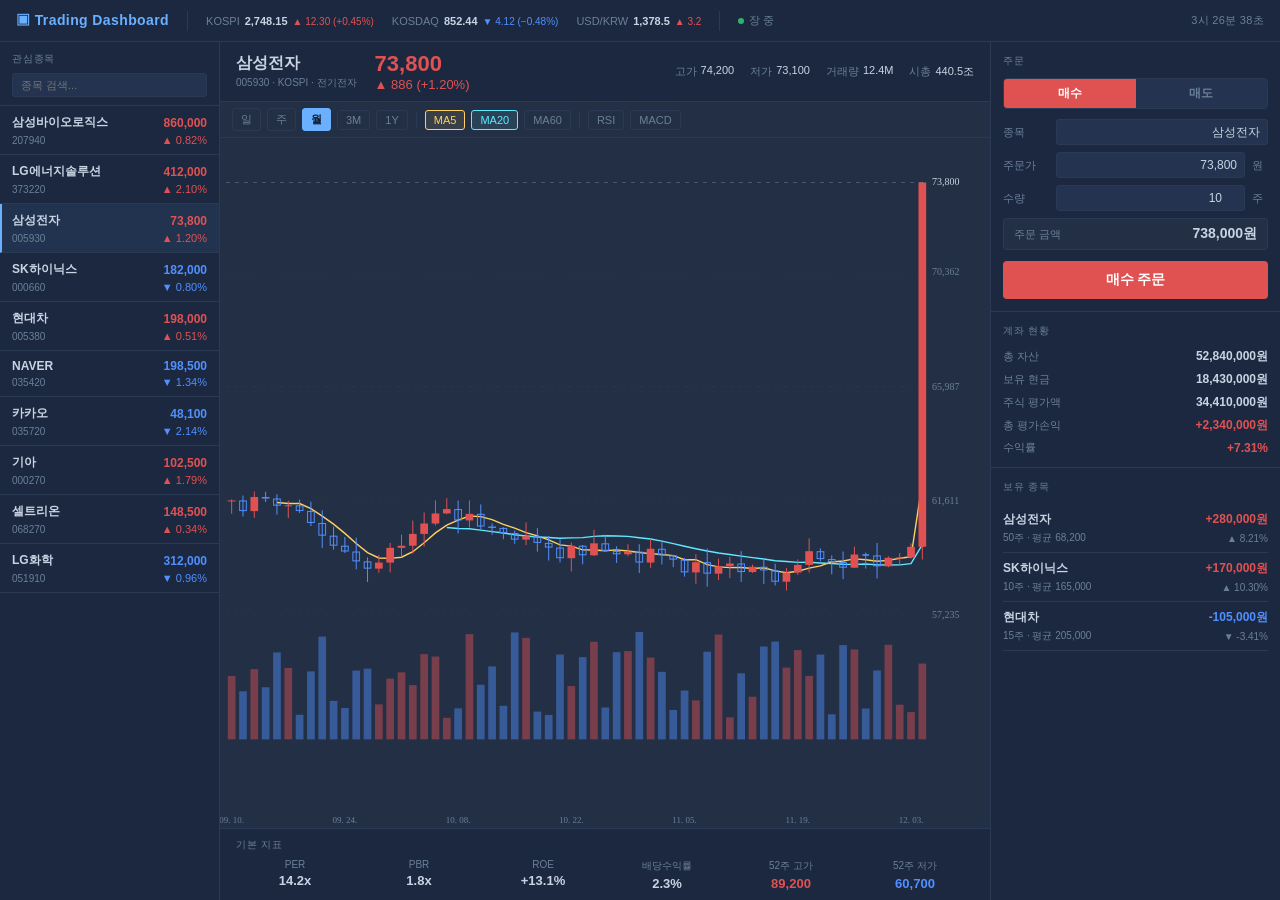
<file: demos/trading-dashboard.html>
<!DOCTYPE html>
<html lang="ko">
<head>
<meta charset="UTF-8">
<meta name="viewport" content="width=device-width, initial-scale=1.0">
<title>Trading Dashboard</title>
<style>
:root {
  --color-bg:          #232f45;
  --color-surface:     #1c2840;
  --color-surface-2:   #243350;
  --color-border:      #2a3a54;
  --color-border-2:    #2e4060;
  --color-text:        #c8d4e2;
  --color-muted:       #6a8098;
  --color-primary:     #6ab0ff;
  --color-buy:         #e05252;
  --color-sell:        #5090ff;
  --color-strong:      #e8a020;
  --color-success:     #2cb56a;
  --sidebar-w: 220px;
  --topbar-h:  42px;
  --right-w:   290px;
}
* { box-sizing: border-box; margin: 0; padding: 0; }
html, body { height: 100%; overflow: hidden; }
body {
  background: var(--color-bg);
  color: var(--color-text);
  font-family: 'Malgun Gothic', 'Apple SD Gothic Neo', sans-serif;
  font-size: 12px;
  display: flex;
  flex-direction: column;
}

/* ── Topbar ──────────────────────────────────────────────────────── */
.topbar {
  height: var(--topbar-h);
  min-height: var(--topbar-h);
  background: var(--color-surface);
  border-bottom: 1px solid var(--color-border);
  display: flex;
  align-items: center;
  padding: 0 16px;
  gap: 18px;
  z-index: 100;
}
.topbar-logo { font-size: 14px; font-weight: 700; color: var(--color-primary); letter-spacing: 0.4px; }
.topbar-sep { width: 1px; height: 20px; background: var(--color-border); }
.topbar-indices { display: flex; gap: 18px; }
.idx { display: flex; gap: 5px; align-items: baseline; font-size: 11px; }
.idx-name { color: var(--color-muted); }
.idx-val  { color: var(--color-text); font-weight: 600; }
.idx-chg  { font-size: 10px; }
.mkt-status { display: flex; align-items: center; gap: 5px; font-size: 11px; color: var(--color-muted); }
.status-dot { width: 6px; height: 6px; border-radius: 50%; background: var(--color-success); animation: blink 2s infinite; }
@keyframes blink { 0%,100%{opacity:1} 50%{opacity:.35} }
.topbar-time { margin-left: auto; font-size: 11px; color: var(--color-muted); font-variant-numeric: tabular-nums; letter-spacing: .3px; }

/* ── Layout ──────────────────────────────────────────────────────── */
.main-layout { display: flex; flex: 1; overflow: hidden; min-height: 0; }

/* ── Sidebar ─────────────────────────────────────────────────────── */
.sidebar {
  width: var(--sidebar-w);
  min-width: var(--sidebar-w);
  background: var(--color-surface);
  border-right: 1px solid var(--color-border);
  display: flex;
  flex-direction: column;
  overflow: hidden;
}
.sb-header { padding: 10px 12px 8px; border-bottom: 1px solid var(--color-border); }
.sb-title { font-size: 10px; color: var(--color-muted); text-transform: uppercase; letter-spacing: .8px; margin-bottom: 7px; }
.search-box {
  width: 100%; background: var(--color-surface-2); border: 1px solid var(--color-border);
  border-radius: 3px; padding: 5px 8px; color: var(--color-text); font-size: 11px; font-family: inherit; outline: none;
}
.search-box:focus { border-color: var(--color-primary); }
.watchlist { flex: 1; overflow-y: auto; }
.watchlist::-webkit-scrollbar { width: 3px; }
.watchlist::-webkit-scrollbar-thumb { background: var(--color-border-2); border-radius: 2px; }

.watch-item {
  padding: 8px 12px; cursor: pointer; border-bottom: 1px solid var(--color-border);
  display: flex; flex-direction: column; gap: 3px; transition: background .1s;
}
.watch-item:hover { background: var(--color-surface-2); }
.watch-item.active { background: rgba(106,176,255,.08); border-left: 2px solid var(--color-primary); padding-left: 10px; }
.w-row { display: flex; justify-content: space-between; align-items: center; }
.w-name { font-size: 12px; font-weight: 600; }
.w-price { font-size: 12px; font-weight: 600; font-variant-numeric: tabular-nums; }
.w-code { font-size: 10px; color: var(--color-muted); }
.w-chg  { font-size: 11px; font-variant-numeric: tabular-nums; }

.up { color: var(--color-buy); }
.dn { color: var(--color-sell); }

/* ── Center ──────────────────────────────────────────────────────── */
.center { flex: 1; display: flex; flex-direction: column; overflow: hidden; min-width: 0; }

.stock-header {
  padding: 9px 16px; border-bottom: 1px solid var(--color-border);
  display: flex; align-items: center; gap: 18px;
  background: var(--color-surface); flex-shrink: 0;
}
.sh-name { font-size: 16px; font-weight: 700; }
.sh-code { font-size: 10px; color: var(--color-muted); margin-top: 2px; }
.sh-price { font-size: 22px; font-weight: 700; font-variant-numeric: tabular-nums; }
.sh-change { font-size: 13px; font-variant-numeric: tabular-nums; }
.sh-meta { display: flex; gap: 16px; margin-left: auto; font-size: 11px; }
.meta-item { display: flex; gap: 4px; color: var(--color-muted); }
.meta-val { color: var(--color-text); }

.chart-toolbar {
  padding: 6px 12px; border-bottom: 1px solid var(--color-border);
  display: flex; align-items: center; gap: 6px; flex-shrink: 0; background: var(--color-bg);
}
.period-btn, .ind-btn {
  padding: 3px 8px; border-radius: 3px; border: 1px solid var(--color-border);
  background: transparent; color: var(--color-muted); font-size: 11px; cursor: pointer;
  font-family: inherit; transition: all .1s;
}
.period-btn:hover, .ind-btn:hover { background: var(--color-surface-2); color: var(--color-text); }
.period-btn.active { background: var(--color-primary); color: #0d1a2b; border-color: var(--color-primary); font-weight: 700; }
.ind-btn.active    { color: var(--color-primary); border-color: var(--color-primary); background: rgba(106,176,255,.12); }
.ind-btn.ma5.active  { color: #ffd060; border-color: #ffd060; background: rgba(255,208,96,.1); }
.ind-btn.ma20.active { color: #60e8ff; border-color: #60e8ff; background: rgba(96,232,255,.1); }
.ind-btn.ma60.active { color: #ff90e0; border-color: #ff90e0; background: rgba(255,144,224,.1); }
.tb-sep { width: 1px; height: 16px; background: var(--color-border); margin: 0 2px; }

.chart-wrap { flex: 1; position: relative; min-height: 0; overflow: hidden; }
#mainChart { display: block; }

.ind-panel { border-top: 1px solid var(--color-border); position: relative; flex-shrink: 0; }
.ind-panel canvas { display: block; }
.panel-lbl { position: absolute; top: 4px; left: 8px; font-size: 9px; color: var(--color-muted); z-index: 1; pointer-events: none; }

.fundamentals {
  border-top: 1px solid var(--color-border); padding: 9px 16px;
  flex-shrink: 0; background: var(--color-surface);
}
.fund-title { font-size: 10px; color: var(--color-muted); text-transform: uppercase; letter-spacing: .8px; margin-bottom: 7px; }
.fund-grid { display: grid; grid-template-columns: repeat(6, 1fr); gap: 6px; }
.fund-item { text-align: center; }
.fund-lbl { font-size: 10px; color: var(--color-muted); margin-bottom: 3px; }
.fund-val { font-size: 13px; font-weight: 600; font-variant-numeric: tabular-nums; }

/* ── Right panel ─────────────────────────────────────────────────── */
.right-panel {
  width: var(--right-w); min-width: var(--right-w);
  background: var(--color-surface);
  border-left: 1px solid var(--color-border);
  display: flex; flex-direction: column; overflow-y: auto;
}
.right-panel::-webkit-scrollbar { width: 3px; }
.right-panel::-webkit-scrollbar-thumb { background: var(--color-border-2); border-radius: 2px; }

.rp-section { padding: 12px; border-bottom: 1px solid var(--color-border); }
.rp-title { font-size: 10px; color: var(--color-muted); text-transform: uppercase; letter-spacing: .8px; margin-bottom: 10px; }

.order-tabs { display: flex; margin-bottom: 10px; border-radius: 4px; overflow: hidden; border: 1px solid var(--color-border); }
.order-tab {
  flex: 1; padding: 6px; text-align: center; cursor: pointer;
  font-size: 12px; font-weight: 700; border: none; font-family: inherit;
  transition: all .15s; background: var(--color-surface-2); color: var(--color-muted);
}
.order-tab.buy.active  { background: var(--color-buy);  color: #fff; }
.order-tab.sell.active { background: var(--color-sell); color: #fff; }

.order-form { display: flex; flex-direction: column; gap: 7px; }
.form-row { display: flex; align-items: center; gap: 7px; }
.form-lbl { font-size: 11px; color: var(--color-muted); width: 46px; flex-shrink: 0; }
.form-input {
  flex: 1; background: var(--color-surface-2); border: 1px solid var(--color-border);
  border-radius: 3px; padding: 5px 7px; color: var(--color-text); font-size: 12px;
  font-family: inherit; outline: none; text-align: right; font-variant-numeric: tabular-nums;
}
.form-input:focus { border-color: var(--color-primary); }
.form-unit { font-size: 11px; color: var(--color-muted); width: 16px; flex-shrink: 0; }
.total-row {
  background: var(--color-bg); border: 1px solid var(--color-border); border-radius: 3px;
  padding: 6px 10px; display: flex; justify-content: space-between; align-items: center;
}
.total-lbl { font-size: 11px; color: var(--color-muted); }
.total-amt { font-size: 14px; font-weight: 700; font-variant-numeric: tabular-nums; }
.order-btn {
  width: 100%; padding: 10px; border-radius: 4px; border: none;
  font-size: 14px; font-weight: 700; cursor: pointer; font-family: inherit;
  margin-top: 4px; transition: filter .1s;
}
.order-btn:hover { filter: brightness(1.1); }
.order-btn:active { filter: brightness(.9); }
.order-btn.buy  { background: var(--color-buy);  color: #fff; }
.order-btn.sell { background: var(--color-sell); color: #fff; }

.account-rows { display: flex; flex-direction: column; gap: 6px; }
.ac-row { display: flex; justify-content: space-between; align-items: center; }
.ac-lbl { font-size: 11px; color: var(--color-muted); }
.ac-val { font-size: 12px; font-weight: 600; font-variant-numeric: tabular-nums; }
.ac-val.pos { color: var(--color-buy); }
.ac-val.neg { color: var(--color-sell); }

.holding-item { padding: 7px 0; border-bottom: 1px solid var(--color-border); }
.holding-row { display: flex; justify-content: space-between; align-items: center; }
.holding-name { font-size: 12px; font-weight: 600; }
.holding-pnl  { font-size: 12px; font-weight: 600; font-variant-numeric: tabular-nums; }
.holding-sub  { font-size: 10px; color: var(--color-muted); }

/* ── Crosshair tooltip ───────────────────────────────────────────── */
.chart-tooltip {
  position: absolute; background: var(--color-surface); border: 1px solid var(--color-border);
  border-radius: 4px; padding: 6px 9px; font-size: 11px; pointer-events: none;
  z-index: 10; white-space: nowrap; display: none;
}
.tt-row { display: flex; gap: 8px; margin-bottom: 2px; }
.tt-lbl { color: var(--color-muted); min-width: 26px; }
.tt-val { font-variant-numeric: tabular-nums; font-weight: 600; }

/* ── Toast ───────────────────────────────────────────────────────── */
.toast {
  position: fixed; bottom: 28px; left: 50%;
  transform: translateX(-50%) translateY(16px);
  background: var(--color-surface); border: 1px solid var(--color-success);
  border-radius: 6px; padding: 10px 22px; font-size: 13px; font-weight: 600;
  color: var(--color-success); z-index: 9999; opacity: 0;
  transition: opacity .3s, transform .3s; pointer-events: none;
  box-shadow: 0 4px 20px rgba(0,0,0,.5);
}
.toast.show { opacity: 1; transform: translateX(-50%) translateY(0); }

::-webkit-scrollbar { width: 3px; height: 3px; }
::-webkit-scrollbar-track { background: transparent; }
::-webkit-scrollbar-thumb { background: var(--color-border-2); border-radius: 2px; }
</style>
</head>
<body>

<!-- Topbar -->
<div class="topbar">
  <div class="topbar-logo">▣ Trading Dashboard</div>
  <div class="topbar-sep"></div>
  <div class="topbar-indices">
    <div class="idx">
      <span class="idx-name">KOSPI</span>
      <span class="idx-val">2,748.15</span>
      <span class="idx-chg up">▲ 12.30 (+0.45%)</span>
    </div>
    <div class="idx">
      <span class="idx-name">KOSDAQ</span>
      <span class="idx-val">852.44</span>
      <span class="idx-chg dn">▼ 4.12 (−0.48%)</span>
    </div>
    <div class="idx">
      <span class="idx-name">USD/KRW</span>
      <span class="idx-val">1,378.5</span>
      <span class="idx-chg up">▲ 3.2</span>
    </div>
  </div>
  <div class="topbar-sep"></div>
  <div class="mkt-status">
    <div class="status-dot"></div>
    <span>장 중</span>
  </div>
  <div class="topbar-time" id="topTime">--:--:--</div>
</div>

<div class="main-layout">

  <!-- Sidebar watchlist -->
  <div class="sidebar">
    <div class="sb-header">
      <div class="sb-title">관심종목</div>
      <input type="text" class="search-box" id="searchBox" placeholder="종목 검색...">
    </div>
    <div class="watchlist" id="watchlist"></div>
  </div>

  <!-- Center -->
  <div class="center">
    <!-- Stock header -->
    <div class="stock-header">
      <div>
        <div class="sh-name" id="hName">삼성전자</div>
        <div class="sh-code" id="hCode">005930 · KOSPI · 전기전자</div>
      </div>
      <div>
        <div class="sh-price up" id="hPrice">73,800</div>
        <div class="sh-change up" id="hChange">▲ 880 (+1.20%)</div>
      </div>
      <div class="sh-meta">
        <div class="meta-item">고가 <span class="meta-val up" id="mHigh">74,200</span></div>
        <div class="meta-item">저가 <span class="meta-val dn" id="mLow">73,100</span></div>
        <div class="meta-item">거래량 <span class="meta-val" id="mVol">12.4M</span></div>
        <div class="meta-item">시총 <span class="meta-val" id="mMcap">440.5조</span></div>
      </div>
    </div>

    <!-- Toolbar -->
    <div class="chart-toolbar">
      <button class="period-btn" data-p="1D" onclick="setPeriod('1D')">일</button>
      <button class="period-btn" data-p="1W" onclick="setPeriod('1W')">주</button>
      <button class="period-btn active" data-p="1M" onclick="setPeriod('1M')">월</button>
      <button class="period-btn" data-p="3M" onclick="setPeriod('3M')">3M</button>
      <button class="period-btn" data-p="1Y" onclick="setPeriod('1Y')">1Y</button>
      <div class="tb-sep"></div>
      <button class="ind-btn ma5 active"  id="btnMA5"  onclick="toggleMA(5)">MA5</button>
      <button class="ind-btn ma20 active" id="btnMA20" onclick="toggleMA(20)">MA20</button>
      <button class="ind-btn ma60"        id="btnMA60" onclick="toggleMA(60)">MA60</button>
      <div class="tb-sep"></div>
      <button class="ind-btn" id="btnRSI"  onclick="togglePanel('rsi')">RSI</button>
      <button class="ind-btn" id="btnMACD" onclick="togglePanel('macd')">MACD</button>
    </div>

    <!-- Main chart -->
    <div class="chart-wrap" id="chartWrap">
      <canvas id="mainChart"></canvas>
      <div class="chart-tooltip" id="tooltip">
        <div class="tt-row"><span class="tt-lbl">날짜</span><span class="tt-val" id="ttDate">-</span></div>
        <div class="tt-row"><span class="tt-lbl">시가</span><span class="tt-val" id="ttO">-</span></div>
        <div class="tt-row"><span class="tt-lbl">고가</span><span class="tt-val up" id="ttH">-</span></div>
        <div class="tt-row"><span class="tt-lbl">저가</span><span class="tt-val dn" id="ttL">-</span></div>
        <div class="tt-row"><span class="tt-lbl">종가</span><span class="tt-val" id="ttC">-</span></div>
        <div class="tt-row"><span class="tt-lbl">거래량</span><span class="tt-val" id="ttV">-</span></div>
      </div>
    </div>

    <!-- RSI panel -->
    <div class="ind-panel" id="rsiPanel" style="display:none; height:75px;">
      <div class="panel-lbl">RSI(14)</div>
      <canvas id="rsiChart"></canvas>
    </div>

    <!-- MACD panel -->
    <div class="ind-panel" id="macdPanel" style="display:none; height:85px;">
      <div class="panel-lbl">MACD(12,26,9)</div>
      <canvas id="macdChart"></canvas>
    </div>

    <!-- Fundamentals -->
    <div class="fundamentals">
      <div class="fund-title">기본 지표</div>
      <div class="fund-grid">
        <div class="fund-item"><div class="fund-lbl">PER</div><div class="fund-val" id="fPER">14.2x</div></div>
        <div class="fund-item"><div class="fund-lbl">PBR</div><div class="fund-val" id="fPBR">1.8x</div></div>
        <div class="fund-item"><div class="fund-lbl">ROE</div><div class="fund-val" id="fROE">13.1%</div></div>
        <div class="fund-item"><div class="fund-lbl">배당수익률</div><div class="fund-val" id="fDiv">2.3%</div></div>
        <div class="fund-item"><div class="fund-lbl">52주 고가</div><div class="fund-val up" id="f52H">89,200</div></div>
        <div class="fund-item"><div class="fund-lbl">52주 저가</div><div class="fund-val dn" id="f52L">60,700</div></div>
      </div>
    </div>
  </div>

  <!-- Right panel -->
  <div class="right-panel">

    <!-- Order -->
    <div class="rp-section">
      <div class="rp-title">주문</div>
      <div class="order-tabs">
        <button class="order-tab buy active" id="tabBuy"  onclick="setTab('buy')">매수</button>
        <button class="order-tab sell"       id="tabSell" onclick="setTab('sell')">매도</button>
      </div>
      <div class="order-form">
        <div class="form-row">
          <span class="form-lbl">종목</span>
          <input type="text" class="form-input" id="oStock" value="삼성전자" readonly>
        </div>
        <div class="form-row">
          <span class="form-lbl">주문가</span>
          <input type="text" class="form-input" id="oPrice" value="73,800" oninput="calcTotal()">
          <span class="form-unit">원</span>
        </div>
        <div class="form-row">
          <span class="form-lbl">수량</span>
          <input type="number" class="form-input" id="oQty" value="10" min="1" oninput="calcTotal()">
          <span class="form-unit">주</span>
        </div>
        <div class="total-row">
          <span class="total-lbl">주문 금액</span>
          <span class="total-amt" id="oTotal">738,000원</span>
        </div>
        <button class="order-btn buy" id="oBtn" onclick="submitOrder()">매수 주문</button>
      </div>
    </div>

    <!-- Account -->
    <div class="rp-section">
      <div class="rp-title">계좌 현황</div>
      <div class="account-rows">
        <div class="ac-row"><span class="ac-lbl">총 자산</span><span class="ac-val">52,840,000원</span></div>
        <div class="ac-row"><span class="ac-lbl">보유 현금</span><span class="ac-val">18,430,000원</span></div>
        <div class="ac-row"><span class="ac-lbl">주식 평가액</span><span class="ac-val">34,410,000원</span></div>
        <div class="ac-row"><span class="ac-lbl">총 평가손익</span><span class="ac-val pos">+2,340,000원</span></div>
        <div class="ac-row"><span class="ac-lbl">수익률</span><span class="ac-val pos">+7.31%</span></div>
      </div>
    </div>

    <!-- Holdings -->
    <div class="rp-section" style="border-bottom:none; flex:1;">
      <div class="rp-title">보유 종목</div>
      <div id="holdingsList"></div>
    </div>

  </div>
</div>

<div class="toast" id="toast"></div>

<script>
// ── Stock data ─────────────────────────────────────────────────────────────
const STOCKS = {
  '005930': { name:'삼성전자',      market:'KOSPI',  sector:'전기전자', price:73800,  chg:1.20,  high:74200,  low:73100,  vol:12380000, mcap:'440.5조', per:14.2, pbr:1.8, roe:13.1, div:2.3, h52:89200,  l52:60700  },
  '000660': { name:'SK하이닉스',    market:'KOSPI',  sector:'반도체',   price:182000, chg:-0.80, high:185000, low:180500, vol:4820000,  mcap:'132.4조', per:22.1, pbr:3.2, roe:15.6, div:0.8, h52:238500, l52:141000 },
  '373220': { name:'LG에너지솔루션',market:'KOSPI',  sector:'2차전지',  price:412000, chg:2.10,  high:418000, low:408000, vol:980000,   mcap:'96.6조',  per:45.3, pbr:4.1, roe:8.2,  div:0.0, h52:520000, l52:340000 },
  '005380': { name:'현대차',        market:'KOSPI',  sector:'자동차',   price:198000, chg:0.51,  high:199500, low:196500, vol:2340000,  mcap:'42.2조',  per:8.9,  pbr:0.9, roe:10.8, div:3.1, h52:243000, l52:172000 },
  '035420': { name:'NAVER',        market:'KOSPI',  sector:'인터넷',   price:198500, chg:-1.34, high:201000, low:197000, vol:1680000,  mcap:'32.5조',  per:28.7, pbr:2.4, roe:8.7,  div:0.3, h52:255000, l52:165000 },
  '035720': { name:'카카오',        market:'KOSPI',  sector:'인터넷',   price:48100,  chg:-2.14, high:49200,  low:47800,  vol:5210000,  mcap:'21.4조',  per:null, pbr:1.6, roe:-3.2, div:0.0, h52:68000,  l52:38500  },
  '000270': { name:'기아',          market:'KOSPI',  sector:'자동차',   price:102500, chg:1.79,  high:103500, low:101000, vol:3120000,  mcap:'41.7조',  per:7.1,  pbr:0.8, roe:12.3, div:3.8, h52:133000, l52:82000  },
  '068270': { name:'셀트리온',      market:'KOSDAQ', sector:'바이오',   price:148500, chg:0.34,  high:150000, low:147000, vol:1450000,  mcap:'19.5조',  per:35.2, pbr:3.9, roe:11.2, div:0.0, h52:210000, l52:120000 },
  '207940': { name:'삼성바이오로직스',market:'KOSPI',sector:'바이오',   price:860000, chg:0.82,  high:868000, low:854000, vol:210000,   mcap:'56.8조',  per:62.1, pbr:6.3, roe:10.1, div:0.0, h52:1050000,l52:690000 },
  '051910': { name:'LG화학',        market:'KOSPI',  sector:'화학',     price:312000, chg:-0.96, high:316000, low:310000, vol:580000,   mcap:'22.0조',  per:18.4, pbr:1.4, roe:7.8,  div:1.9, h52:420000, l52:280000 },
};

const HOLDINGS = [
  { code:'005930', name:'삼성전자',  qty:50, avg:68200,  cur:73800  },
  { code:'000660', name:'SK하이닉스',qty:10, avg:165000, cur:182000 },
  { code:'005380', name:'현대차',    qty:15, avg:205000, cur:198000 },
];

// ── State ──────────────────────────────────────────────────────────────────
let curCode   = '005930';
let curPeriod = '1M';
let curTab    = 'buy';
let showMA    = { 5:true, 20:true, 60:false };
let showRSI   = false;
let showMACD  = false;
let hoverIdx  = -1;
let candleDB  = {};

// ── Mock candle generation ─────────────────────────────────────────────────
function genCandles(basePrice, n, vol = 0.018) {
  const out = [];
  let price = basePrice * (0.82 + Math.random() * 0.12);
  const now = new Date();

  for (let i = n - 1; i >= 0; i--) {
    const d = new Date(now);
    d.setDate(d.getDate() - i);
    if (d.getDay() === 0 || d.getDay() === 6) continue;

    const drift = (Math.random() - 0.47) * vol;
    const open  = price;
    price = Math.max(price * (1 + drift), basePrice * 0.3);
    const close = price;
    const hi    = Math.max(open, close) * (1 + Math.random() * 0.009);
    const lo    = Math.min(open, close) * (1 - Math.random() * 0.009);
    const v     = Math.floor((200000 + Math.random() * 800000) * (1 + Math.abs(drift) * 12));

    out.push({
      date: d.toLocaleDateString('ko-KR', { month:'2-digit', day:'2-digit' }),
      open: Math.round(open), high: Math.round(hi),
      low:  Math.round(lo),   close: Math.round(close), vol: v
    });
  }
  // Pin last candle close to current price
  if (out.length) {
    const last = out[out.length - 1];
    last.close = basePrice;
    last.high  = Math.max(last.high, basePrice);
    last.low   = Math.min(last.low,  basePrice);
  }
  return out;
}

function buildDB() {
  const counts = { '1D':1, '1W':5, '1M':22, '3M':66, '1Y':252 };
  Object.keys(STOCKS).forEach(code => {
    candleDB[code] = {};
    Object.entries(counts).forEach(([p, n]) => {
      candleDB[code][p] = genCandles(STOCKS[code].price, n + 65);
    });
  });
}

function getCandles() {
  return (candleDB[curCode] || {})[curPeriod] || [];
}

// ── Indicators ─────────────────────────────────────────────────────────────
function calcMA(closes, p) {
  return closes.map((_, i) => {
    if (i < p - 1) return null;
    return closes.slice(i - p + 1, i + 1).reduce((a, b) => a + b, 0) / p;
  });
}

function calcRSI(closes, p = 14) {
  const out = new Array(closes.length).fill(null);
  if (closes.length < p + 1) return out;
  let ag = 0, al = 0;
  for (let i = 1; i <= p; i++) {
    const d = closes[i] - closes[i - 1];
    d > 0 ? ag += d : al -= d;
  }
  ag /= p; al /= p;
  for (let i = p; i < closes.length; i++) {
    if (i > p) {
      const d = closes[i] - closes[i - 1];
      ag = (ag * (p - 1) + (d > 0 ? d : 0)) / p;
      al = (al * (p - 1) + (d < 0 ? -d : 0)) / p;
    }
    out[i] = al === 0 ? 100 : 100 - 100 / (1 + ag / al);
  }
  return out;
}

function calcEMA(vals, p) {
  const out = new Array(vals.length).fill(null);
  const k = 2 / (p + 1);
  let prev = null;
  for (let i = 0; i < vals.length; i++) {
    if (vals[i] === null) continue;
    if (prev === null) { out[i] = vals[i]; prev = vals[i]; continue; }
    out[i] = vals[i] * k + prev * (1 - k);
    prev = out[i];
  }
  return out;
}

function calcMACD(closes) {
  const e12  = calcEMA(closes, 12);
  const e26  = calcEMA(closes, 26);
  const macd = closes.map((_, i) => e12[i] !== null && e26[i] !== null ? e12[i] - e26[i] : null);
  const sig  = calcEMA(macd, 9);
  const hist = macd.map((m, i) => m !== null && sig[i] !== null ? m - sig[i] : null);
  return { macd, sig, hist };
}

// ── Chart drawing ──────────────────────────────────────────────────────────
const PAD = { t:20, r:62, b:22, l:6 };
const DPR = window.devicePixelRatio || 1;

function sizeCanvas(canvas, w, h) {
  canvas.width  = Math.round(w * DPR);
  canvas.height = Math.round(h * DPR);
  canvas.style.width  = w + 'px';
  canvas.style.height = h + 'px';
  const ctx = canvas.getContext('2d');
  ctx.scale(DPR, DPR);
  return ctx;
}

function drawMain() {
  const wrap = document.getElementById('chartWrap');
  const W = wrap.clientWidth, H = wrap.clientHeight;
  if (W < 10 || H < 10) return;

  const canvas = document.getElementById('mainChart');
  canvas.style.width  = W + 'px';
  canvas.style.height = H + 'px';
  const ctx = sizeCanvas(canvas, W, H);

  const candles = getCandles();
  if (!candles.length) return;

  const closes = candles.map(c => c.close);

  // Chart zones
  const cH   = H * 0.70;  // candle area total height
  const volH = H * 0.16;  // volume area height
  const volY = cH + 8;    // volume top

  const aX = PAD.l;
  const aY = PAD.t;
  const aW = W - PAD.l - PAD.r;
  const aH = cH - PAD.t - 6;

  // Price range
  const prices = candles.flatMap(c => [c.high, c.low]);
  let pMin = Math.min(...prices), pMax = Math.max(...prices);
  const pad = (pMax - pMin) * 0.06;
  pMin -= pad; pMax += pad;

  const px = i  => aX + (i + 0.5) * (aW / candles.length);
  const py = v  => aY + aH - (v - pMin) / (pMax - pMin) * aH;
  const bw = Math.max(1.5, (aW / candles.length) * 0.68);

  // Grid + price labels
  ctx.font = `10px Malgun Gothic`;
  ctx.textAlign = 'left';
  for (let g = 1; g <= 4; g++) {
    const y = aY + (aH / 4) * g;
    ctx.strokeStyle = 'rgba(42,58,84,.7)';
    ctx.lineWidth = 1;
    ctx.setLineDash([3, 6]);
    ctx.beginPath(); ctx.moveTo(aX, y); ctx.lineTo(aX + aW, y); ctx.stroke();
    ctx.setLineDash([]);
    const p = pMax - (pMax - pMin) * (g / 4);
    ctx.fillStyle = '#6a8098';
    ctx.fillText(Math.round(p).toLocaleString(), aX + aW + 4, y + 3);
  }

  // Volume bars
  const maxVol = Math.max(...candles.map(c => c.vol));
  candles.forEach((c, i) => {
    const isUp = c.close >= c.open;
    const vH = (c.vol / maxVol) * (volH - 3);
    ctx.globalAlpha = 0.45;
    ctx.fillStyle = isUp ? '#e05252' : '#5090ff';
    ctx.fillRect(px(i) - bw / 2, volY + (volH - vH), bw, vH);
  });
  ctx.globalAlpha = 1;

  // MA lines
  [
    { p:5,  color:'#ffd060', show:showMA[5]  },
    { p:20, color:'#60e8ff', show:showMA[20] },
    { p:60, color:'#ff90e0', show:showMA[60] },
  ].forEach(({ p, color, show }) => {
    if (!show) return;
    const ma = calcMA(closes, p);
    ctx.strokeStyle = color;
    ctx.lineWidth = 1.4;
    ctx.beginPath();
    let first = true;
    ma.forEach((v, i) => {
      if (v === null) return;
      first ? ctx.moveTo(px(i), py(v)) : ctx.lineTo(px(i), py(v));
      first = false;
    });
    ctx.stroke();
  });

  // Candlesticks
  candles.forEach((c, i) => {
    const isUp = c.close >= c.open;
    const col  = isUp ? '#e05252' : '#5090ff';
    ctx.strokeStyle = col;
    ctx.fillStyle   = col;
    ctx.lineWidth   = 1;

    // Wick
    ctx.beginPath();
    ctx.moveTo(px(i), py(c.high));
    ctx.lineTo(px(i), py(c.low));
    ctx.stroke();

    // Body
    const topY = py(Math.max(c.open, c.close));
    const bodH = Math.max(1, Math.abs(py(c.open) - py(c.close)));
    if (isUp) {
      ctx.fillRect(px(i) - bw / 2, topY, bw, bodH);
    } else {
      ctx.strokeRect(px(i) - bw / 2 + .5, topY + .5, bw - 1, bodH - 1);
    }
  });

  // Last price line
  const lastP = candles[candles.length - 1].close;
  const lastY = py(lastP);
  ctx.strokeStyle = 'rgba(200,212,226,.25)';
  ctx.lineWidth = 1;
  ctx.setLineDash([4, 5]);
  ctx.beginPath(); ctx.moveTo(aX, lastY); ctx.lineTo(aX + aW, lastY); ctx.stroke();
  ctx.setLineDash([]);
  ctx.fillStyle = '#c8d4e2';
  ctx.fillText(lastP.toLocaleString(), aX + aW + 4, lastY + 3);

  // Crosshair
  if (hoverIdx >= 0 && hoverIdx < candles.length) {
    ctx.strokeStyle = 'rgba(200,212,226,.2)';
    ctx.lineWidth = 1;
    ctx.setLineDash([3, 4]);
    ctx.beginPath();
    ctx.moveTo(px(hoverIdx), aY);
    ctx.lineTo(px(hoverIdx), aY + aH);
    ctx.stroke();
    ctx.setLineDash([]);
  }

  // Date labels
  const step = Math.max(1, Math.floor(candles.length / 6));
  ctx.fillStyle = '#6a8098';
  ctx.font = '9px Malgun Gothic';
  ctx.textAlign = 'center';
  candles.forEach((c, i) => {
    if (i % step === 0) ctx.fillText(c.date, px(i), H - 5);
  });
}

function drawRSI() {
  if (!showRSI) return;
  const panel = document.getElementById('rsiPanel');
  const W = panel.clientWidth, H = panel.clientHeight;
  if (!W || !H) return;
  const canvas = document.getElementById('rsiChart');
  canvas.style.width  = W + 'px';
  canvas.style.height = H + 'px';
  const ctx = sizeCanvas(canvas, W, H);

  const closes = getCandles().map(c => c.close);
  const rsi = calcRSI(closes);
  const n = closes.length;

  const aW = W - PAD.l - PAD.r;
  const aH = H - 16;
  const aY = 13;

  const px = i => PAD.l + (i + 0.5) * (aW / n);
  const py = v => aY + (1 - v / 100) * aH;

  [70, 50, 30].forEach(v => {
    ctx.strokeStyle = v === 50 ? 'rgba(42,58,84,.7)' : 'rgba(224,82,82,.25)';
    ctx.lineWidth = 1;
    ctx.setLineDash([3, 5]);
    ctx.beginPath(); ctx.moveTo(PAD.l, py(v)); ctx.lineTo(PAD.l + aW, py(v)); ctx.stroke();
    ctx.setLineDash([]);
    ctx.fillStyle = '#6a8098';
    ctx.font = '9px Malgun Gothic';
    ctx.textAlign = 'left';
    ctx.fillText(v, PAD.l + aW + 4, py(v) + 3);
  });

  ctx.strokeStyle = '#e8a020';
  ctx.lineWidth = 1.4;
  ctx.beginPath();
  let first = true;
  rsi.forEach((v, i) => {
    if (v === null) return;
    first ? ctx.moveTo(px(i), py(v)) : ctx.lineTo(px(i), py(v));
    first = false;
  });
  ctx.stroke();

  const last = [...rsi].reverse().find(v => v !== null);
  if (last !== undefined) {
    const lIdx = rsi.lastIndexOf(last);
    ctx.fillStyle = '#e8a020';
    ctx.font = 'bold 9px Malgun Gothic';
    ctx.textAlign = 'left';
    ctx.fillText(last.toFixed(1), PAD.l + aW + 4, py(last) + 3);
  }
}

function drawMACD() {
  if (!showMACD) return;
  const panel = document.getElementById('macdPanel');
  const W = panel.clientWidth, H = panel.clientHeight;
  if (!W || !H) return;
  const canvas = document.getElementById('macdChart');
  canvas.style.width  = W + 'px';
  canvas.style.height = H + 'px';
  const ctx = sizeCanvas(canvas, W, H);

  const closes = getCandles().map(c => c.close);
  const { macd, sig, hist } = calcMACD(closes);
  const n = closes.length;

  const valid = hist.filter(v => v !== null);
  if (!valid.length) return;
  const maxAbs = Math.max(...valid.map(Math.abs)) * 1.25 || 1;

  const aW = W - PAD.l - PAD.r;
  const aH = H - 18;
  const aY = 14;

  const px   = i => PAD.l + (i + 0.5) * (aW / n);
  const py   = v => aY + (0.5 - v / (2 * maxAbs)) * aH;
  const bw   = Math.max(1, (aW / n) * 0.65);

  // Zero line
  ctx.strokeStyle = 'rgba(42,58,84,.8)';
  ctx.lineWidth = 1;
  ctx.setLineDash([3, 5]);
  ctx.beginPath(); ctx.moveTo(PAD.l, py(0)); ctx.lineTo(PAD.l + aW, py(0)); ctx.stroke();
  ctx.setLineDash([]);

  // Histogram
  hist.forEach((v, i) => {
    if (v === null) return;
    ctx.fillStyle = v >= 0 ? 'rgba(224,82,82,.55)' : 'rgba(80,144,255,.55)';
    const y0 = py(0), y1 = py(v);
    ctx.fillRect(px(i) - bw / 2, Math.min(y0, y1), bw, Math.abs(y0 - y1) || 1);
  });

  // MACD line
  ctx.strokeStyle = '#6ab0ff';
  ctx.lineWidth = 1.4;
  ctx.beginPath();
  let f1 = true;
  macd.forEach((v, i) => {
    if (v === null) return;
    f1 ? ctx.moveTo(px(i), py(v)) : ctx.lineTo(px(i), py(v));
    f1 = false;
  });
  ctx.stroke();

  // Signal line
  ctx.strokeStyle = '#e8a020';
  ctx.lineWidth = 1;
  ctx.beginPath();
  let f2 = true;
  sig.forEach((v, i) => {
    if (v === null) return;
    f2 ? ctx.moveTo(px(i), py(v)) : ctx.lineTo(px(i), py(v));
    f2 = false;
  });
  ctx.stroke();

  ctx.fillStyle = '#6a8098';
  ctx.font = '9px Malgun Gothic';
  ctx.textAlign = 'left';
  ctx.fillText('0', PAD.l + aW + 4, py(0) + 3);
}

function drawAll() {
  drawMain();
  drawRSI();
  drawMACD();
}

// ── Interactions ───────────────────────────────────────────────────────────
function selectStock(code) {
  curCode = code;
  const s = STOCKS[code];

  document.querySelectorAll('.watch-item').forEach(el =>
    el.classList.toggle('active', el.dataset.code === code)
  );

  document.getElementById('hName').textContent   = s.name;
  document.getElementById('hCode').textContent   = `${code} · ${s.market} · ${s.sector}`;

  const priceEl = document.getElementById('hPrice');
  priceEl.textContent = s.price.toLocaleString();
  priceEl.className   = 'sh-price ' + (s.chg >= 0 ? 'up' : 'dn');

  const absChg   = Math.round(s.price * Math.abs(s.chg) / 100);
  const arrow    = s.chg >= 0 ? '▲' : '▼';
  const changeEl = document.getElementById('hChange');
  changeEl.textContent = `${arrow} ${absChg.toLocaleString()} (${s.chg >= 0 ? '+' : ''}${s.chg.toFixed(2)}%)`;
  changeEl.className   = 'sh-change ' + (s.chg >= 0 ? 'up' : 'dn');

  document.getElementById('mHigh').textContent = s.high.toLocaleString();
  document.getElementById('mLow').textContent  = s.low.toLocaleString();
  document.getElementById('mVol').textContent  = (s.vol / 1e6).toFixed(1) + 'M';
  document.getElementById('mMcap').textContent = s.mcap;

  document.getElementById('fPER').textContent = s.per !== null ? s.per + 'x' : 'N/A';
  document.getElementById('fPBR').textContent = s.pbr + 'x';
  document.getElementById('fROE').textContent = (s.roe > 0 ? '+' : '') + s.roe + '%';
  document.getElementById('fDiv').textContent = s.div + '%';
  document.getElementById('f52H').textContent = s.h52.toLocaleString();
  document.getElementById('f52L').textContent = s.l52.toLocaleString();

  document.getElementById('oStock').value = s.name;
  document.getElementById('oPrice').value = s.price.toLocaleString();
  calcTotal();

  hoverIdx = -1;
  drawAll();
}

function setPeriod(p) {
  curPeriod = p;
  const labels = { '1D':'일', '1W':'주', '1M':'월', '3M':'3M', '1Y':'1Y' };
  document.querySelectorAll('.period-btn').forEach(btn =>
    btn.classList.toggle('active', btn.dataset.p === p)
  );
  drawAll();
}

function toggleMA(n) {
  showMA[n] = !showMA[n];
  document.getElementById({ 5:'btnMA5', 20:'btnMA20', 60:'btnMA60' }[n])
    .classList.toggle('active', showMA[n]);
  drawMain();
}

function togglePanel(type) {
  if (type === 'rsi') {
    showRSI = !showRSI;
    document.getElementById('rsiPanel').style.display = showRSI ? '' : 'none';
    document.getElementById('btnRSI').classList.toggle('active', showRSI);
  } else {
    showMACD = !showMACD;
    document.getElementById('macdPanel').style.display = showMACD ? '' : 'none';
    document.getElementById('btnMACD').classList.toggle('active', showMACD);
  }
  setTimeout(drawAll, 20);
}

function setTab(tab) {
  curTab = tab;
  document.getElementById('tabBuy').classList.toggle('active',  tab === 'buy');
  document.getElementById('tabSell').classList.toggle('active', tab === 'sell');
  const btn = document.getElementById('oBtn');
  btn.className   = 'order-btn ' + tab;
  btn.textContent = tab === 'buy' ? '매수 주문' : '매도 주문';
}

function calcTotal() {
  const price = parseInt(document.getElementById('oPrice').value.replace(/,/g, '')) || 0;
  const qty   = parseInt(document.getElementById('oQty').value) || 0;
  document.getElementById('oTotal').textContent = (price * qty).toLocaleString() + '원';
}

function submitOrder() {
  const stock = document.getElementById('oStock').value;
  const qty   = document.getElementById('oQty').value;
  const label = curTab === 'buy' ? '매수' : '매도';
  showToast(`✅  ${stock} ${parseInt(qty).toLocaleString()}주 ${label} 체결`);
}

function showToast(msg) {
  const t = document.getElementById('toast');
  t.textContent = msg;
  t.classList.add('show');
  setTimeout(() => t.classList.remove('show'), 2800);
}

// ── Watchlist render ───────────────────────────────────────────────────────
function renderWatchlist(filter = '') {
  const ul = document.getElementById('watchlist');
  ul.innerHTML = '';
  const f = filter.trim().toLowerCase();

  Object.entries(STOCKS).forEach(([code, s]) => {
    if (f && !s.name.toLowerCase().includes(f) && !code.includes(f)) return;
    const isUp  = s.chg >= 0;
    const cls   = isUp ? 'up' : 'dn';
    const arrow = isUp ? '▲' : '▼';
    const div   = document.createElement('div');
    div.className   = 'watch-item' + (code === curCode ? ' active' : '');
    div.dataset.code = code;
    div.onclick = () => selectStock(code);
    div.innerHTML = `
      <div class="w-row">
        <span class="w-name">${s.name}</span>
        <span class="w-price ${cls}">${s.price.toLocaleString()}</span>
      </div>
      <div class="w-row">
        <span class="w-code">${code}</span>
        <span class="w-chg ${cls}">${arrow} ${Math.abs(s.chg).toFixed(2)}%</span>
      </div>`;
    ul.appendChild(div);
  });
}

// ── Holdings render ────────────────────────────────────────────────────────
function renderHoldings() {
  const el = document.getElementById('holdingsList');
  el.innerHTML = '';
  HOLDINGS.forEach(h => {
    const pnl    = (h.cur - h.avg) * h.qty;
    const pnlPct = ((h.cur - h.avg) / h.avg * 100).toFixed(2);
    const cls    = pnl >= 0 ? 'up' : 'dn';
    const arr    = pnl >= 0 ? '▲' : '▼';
    const div    = document.createElement('div');
    div.className = 'holding-item';
    div.innerHTML = `
      <div class="holding-row" style="margin-bottom:3px">
        <span class="holding-name">${h.name}</span>
        <span class="holding-pnl ${cls}">${pnl >= 0 ? '+' : ''}${pnl.toLocaleString()}원</span>
      </div>
      <div class="holding-row">
        <span class="holding-sub">${h.qty}주 · 평균 ${h.avg.toLocaleString()}</span>
        <span class="holding-sub ${cls}">${arr} ${pnlPct}%</span>
      </div>`;
    el.appendChild(div);
  });
}

// ── Mouse hover on chart ───────────────────────────────────────────────────
function setupMouse() {
  const canvas  = document.getElementById('mainChart');
  const tooltip = document.getElementById('tooltip');
  const wrap    = document.getElementById('chartWrap');

  canvas.addEventListener('mousemove', e => {
    const rect = wrap.getBoundingClientRect();
    const xRel = e.clientX - rect.left;
    const candles = getCandles();
    if (!candles.length) return;

    const aW  = rect.width - PAD.l - PAD.r;
    const idx = Math.round((xRel - PAD.l) / (aW / candles.length) - 0.5);

    if (idx >= 0 && idx < candles.length) {
      hoverIdx = idx;
      const c = candles[idx];
      document.getElementById('ttDate').textContent = c.date;
      document.getElementById('ttO').textContent    = c.open.toLocaleString();
      document.getElementById('ttH').textContent    = c.high.toLocaleString();
      document.getElementById('ttL').textContent    = c.low.toLocaleString();
      document.getElementById('ttC').textContent    = c.close.toLocaleString();
      document.getElementById('ttV').textContent    = Math.round(c.vol / 10000).toLocaleString() + '만';

      const ttL  = Math.min(xRel + 14, rect.width - 150);
      tooltip.style.left    = ttL + 'px';
      tooltip.style.top     = '18px';
      tooltip.style.display = 'block';
      drawMain();
    }
  });

  canvas.addEventListener('mouseleave', () => {
    hoverIdx = -1;
    tooltip.style.display = 'none';
    drawMain();
  });
}

// ── Clock ──────────────────────────────────────────────────────────────────
function tick() {
  document.getElementById('topTime').textContent =
    new Date().toLocaleTimeString('ko-KR', { hour12:false });
}

// ── Resize ─────────────────────────────────────────────────────────────────
let resizeTmr;
window.addEventListener('resize', () => {
  clearTimeout(resizeTmr);
  resizeTmr = setTimeout(drawAll, 80);
});

// ── Init ───────────────────────────────────────────────────────────────────
buildDB();
renderWatchlist();
renderHoldings();
selectStock('005930');
setupMouse();
tick();
setInterval(tick, 1000);

document.getElementById('searchBox').addEventListener('input', e => {
  renderWatchlist(e.target.value);
});

// Wait for layout, then draw
setTimeout(drawAll, 60);
</script>
</body>
</html>
</file>
